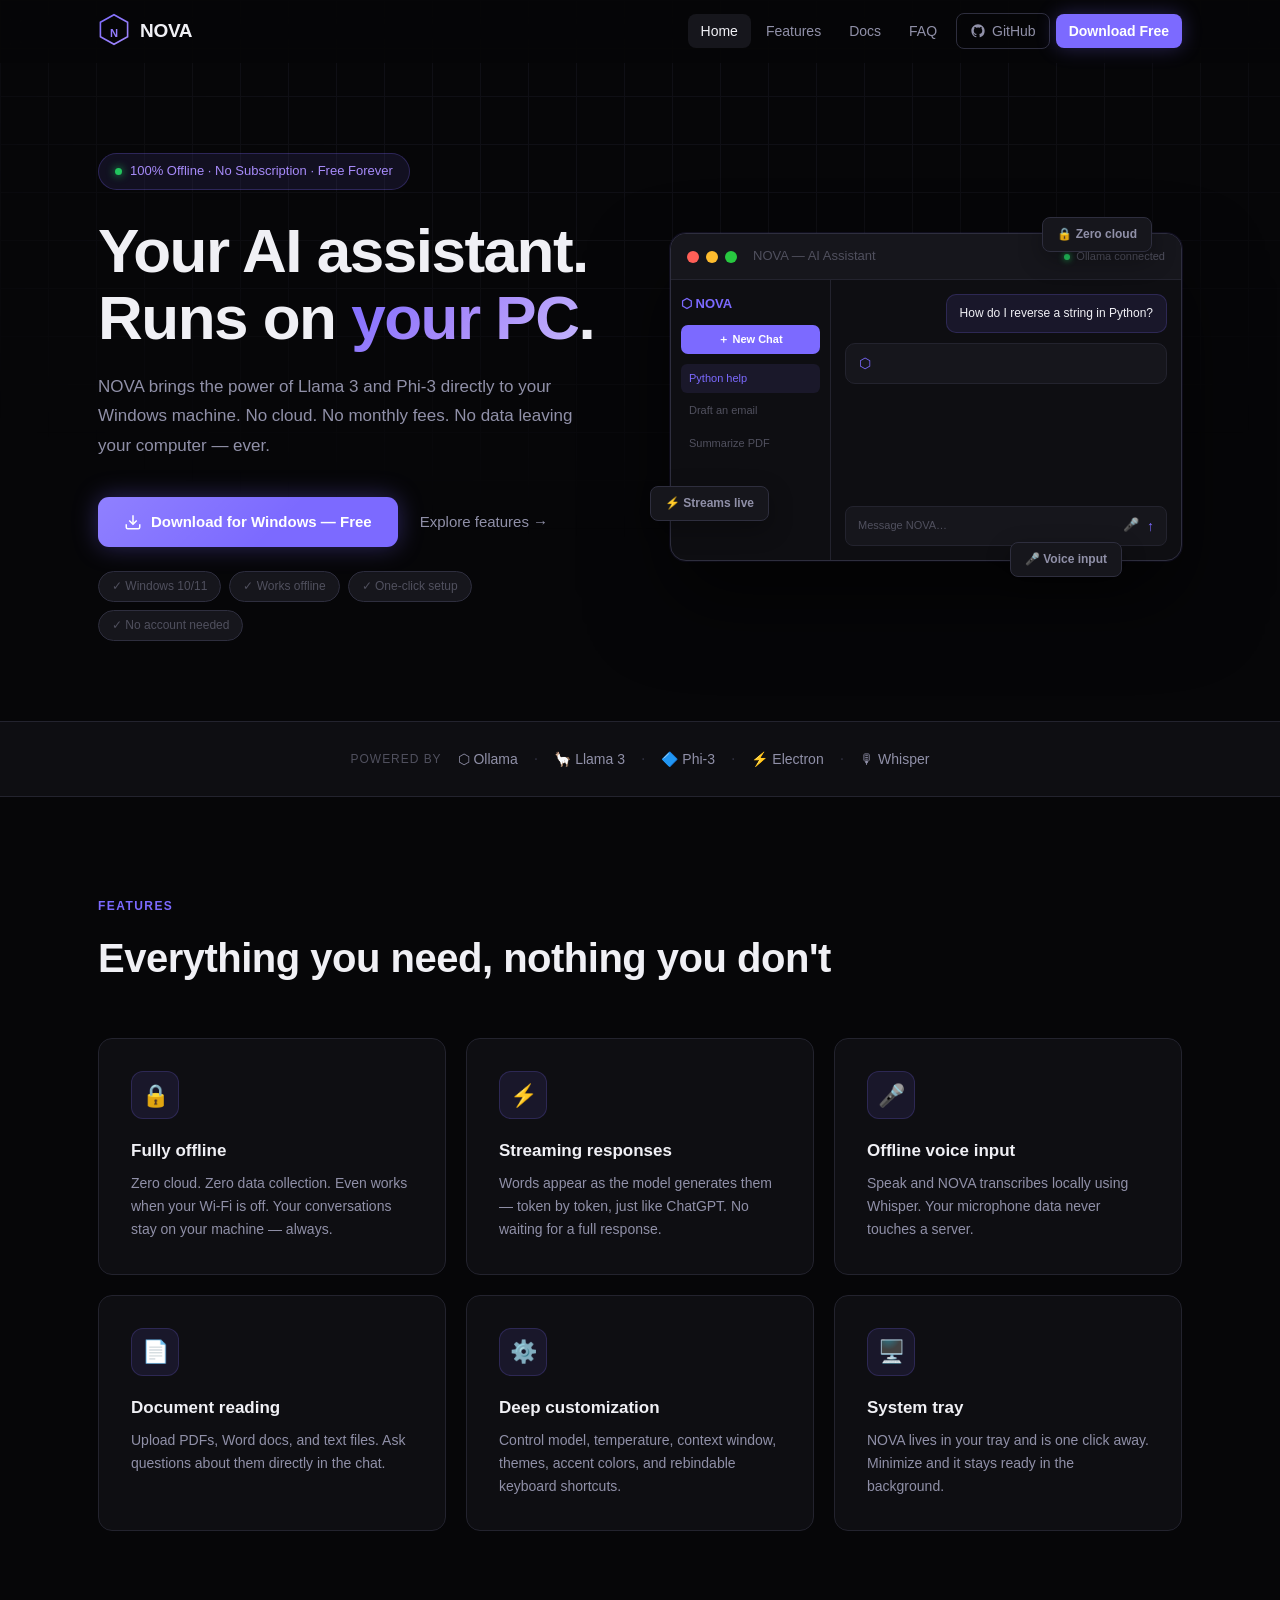
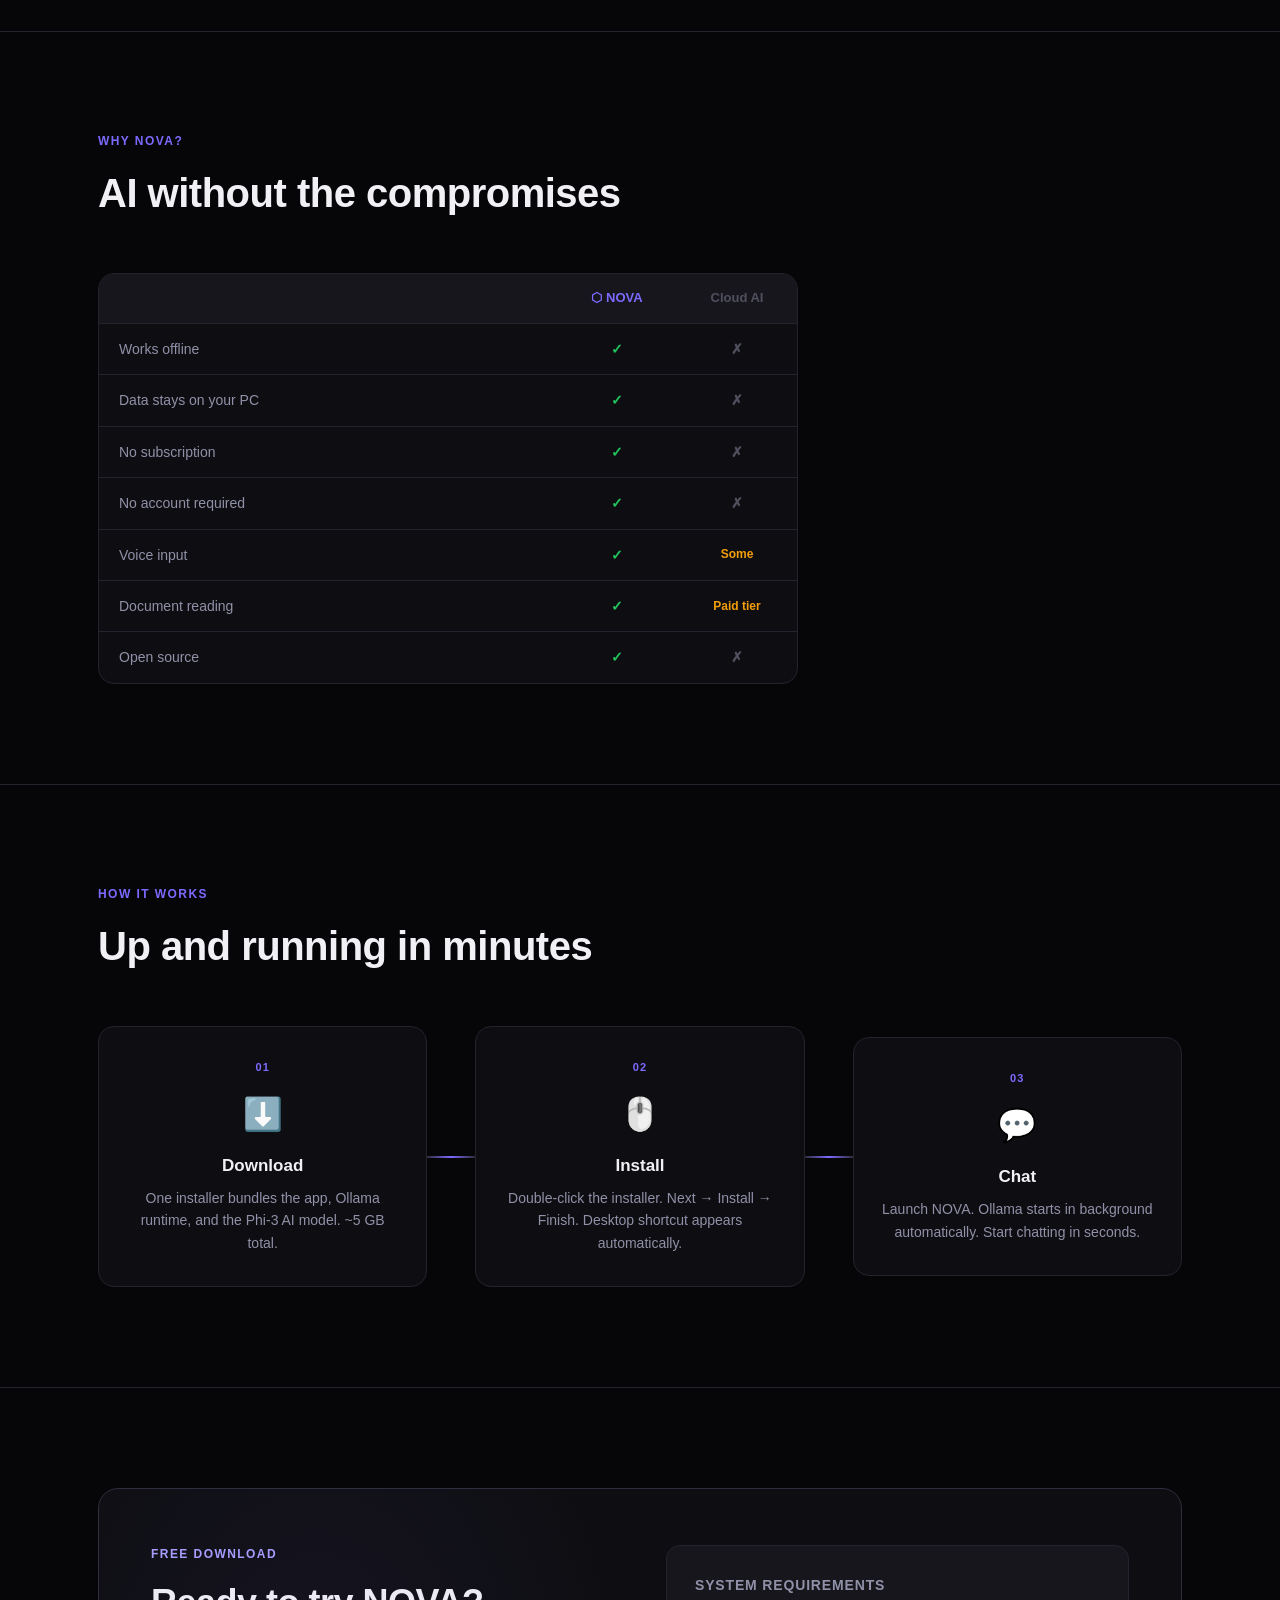
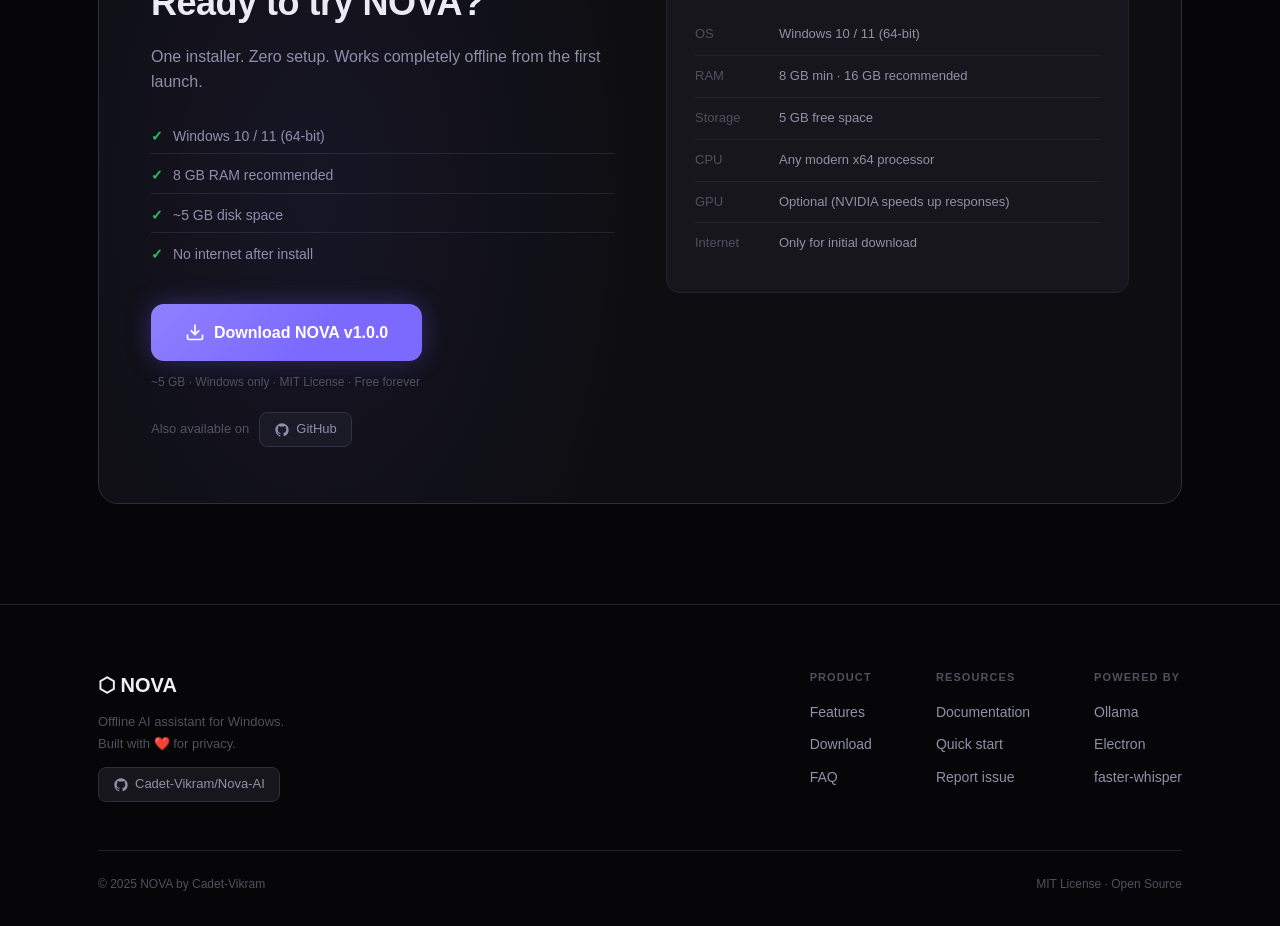
<file: index.html>
<!DOCTYPE html>
<html lang="en">
<head>
  <meta charset="UTF-8"/>
  <meta name="viewport" content="width=device-width, initial-scale=1.0"/>
  <title>NOVA — Offline AI Assistant for Windows</title>
  <meta name="description" content="NOVA is a fully offline AI assistant for Windows. No cloud. No subscriptions. Your data stays on your machine."/>
  <meta property="og:title" content="NOVA — Offline AI Assistant"/>
  <meta property="og:description" content="Powerful AI on your PC. No internet required. Free forever."/>
  <link rel="stylesheet" href="style.css"/>
</head>
<body>

<!-- ── Animated background ── -->
<div class="bg-grid"></div>
<div class="bg-glow"></div>

<!-- ── NAV ── -->
<nav class="nav" id="nav">
  <div class="nav-inner">
    <a href="index.html" class="nav-logo">
      <svg class="hex-logo" viewBox="0 0 40 46" fill="none">
        <path d="M20 2L37 11.5V29.5L20 39L3 29.5V11.5L20 2Z" stroke="url(#grad)" stroke-width="2" fill="none"/>
        <text x="50%" y="56%" dominant-baseline="middle" text-anchor="middle" fill="url(#grad)" font-size="14" font-weight="bold">N</text>
        <defs>
          <linearGradient id="grad" x1="0" y1="0" x2="40" y2="46" gradientUnits="userSpaceOnUse">
            <stop offset="0%" stop-color="#7c6aff"/>
            <stop offset="100%" stop-color="#a78bfa"/>
          </linearGradient>
        </defs>
      </svg>
      <span>NOVA</span>
    </a>
    <div class="nav-links">
      <a href="index.html" class="active">Home</a>
      <a href="features.html">Features</a>
      <a href="docs.html">Docs</a>
      <a href="faq.html">FAQ</a>
      <a href="https://github.com/Cadet-Vikram/Nova-AI" target="_blank" class="nav-github">
        <svg width="16" height="16" viewBox="0 0 24 24" fill="currentColor"><path d="M12 2C6.477 2 2 6.484 2 12.017c0 4.425 2.865 8.18 6.839 9.504.5.092.682-.217.682-.483 0-.237-.008-.868-.013-1.703-2.782.605-3.369-1.343-3.369-1.343-.454-1.158-1.11-1.466-1.11-1.466-.908-.62.069-.608.069-.608 1.003.07 1.531 1.032 1.531 1.032.892 1.53 2.341 1.088 2.91.832.092-.647.35-1.088.636-1.338-2.22-.253-4.555-1.113-4.555-4.951 0-1.093.39-1.988 1.029-2.688-.103-.253-.446-1.272.098-2.65 0 0 .84-.27 2.75 1.026A9.564 9.564 0 0112 6.844c.85.004 1.705.115 2.504.337 1.909-1.296 2.747-1.027 2.747-1.027.546 1.379.202 2.398.1 2.651.64.7 1.028 1.595 1.028 2.688 0 3.848-2.339 4.695-4.566 4.943.359.309.678.92.678 1.855 0 1.338-.012 2.419-.012 2.747 0 .268.18.58.688.482A10.019 10.019 0 0022 12.017C22 6.484 17.522 2 12 2z"/></svg>
        GitHub
      </a>
      <a href="#download" class="nav-cta">Download Free</a>
    </div>
    <button class="nav-hamburger" id="hamburger">&#9776;</button>
  </div>
  <div class="nav-mobile" id="navMobile">
    <a href="index.html">Home</a>
    <a href="features.html">Features</a>
    <a href="docs.html">Docs</a>
    <a href="faq.html">FAQ</a>
    <a href="https://github.com/Cadet-Vikram/Nova-AI" target="_blank">GitHub</a>
    <a href="#download">Download</a>
  </div>
</nav>

<!-- ── HERO ── -->
<section class="hero">
  <div class="hero-content">
    <div class="hero-badge reveal">
      <span class="badge-dot"></span>
      100% Offline · No Subscription · Free Forever
    </div>

    <h1 class="hero-title reveal">
      Your AI assistant.<br/>
      Runs on <span class="gradient-text">your PC</span>.
    </h1>

    <p class="hero-sub reveal">
      NOVA brings the power of Llama 3 and Phi-3 directly to your Windows machine.
      No cloud. No monthly fees. No data leaving your computer — ever.
    </p>

    <div class="hero-actions reveal">
      <a href="https://github.com/Cadet-Vikram/Nova-AI/releases/download/NOVA_v1_0_0/AI.Assistant.Setup.1.0.6.exe" class="btn-primary glow-btn">
        <svg width="18" height="18" viewBox="0 0 24 24" fill="none" stroke="currentColor" stroke-width="2"><path d="M21 15v4a2 2 0 0 1-2 2H5a2 2 0 0 1-2-2v-4"/><polyline points="7 10 12 15 17 10"/><line x1="12" y1="15" x2="12" y2="3"/></svg>
        Download for Windows — Free
      </a>
      <a href="features.html" class="btn-ghost">Explore features →</a>
    </div>

    <div class="hero-pills reveal">
      <span class="pill">✓ Windows 10/11</span>
      <span class="pill">✓ Works offline</span>
      <span class="pill">✓ One-click setup</span>
      <span class="pill">✓ No account needed</span>
    </div>
  </div>

  <!-- Animated app window -->
  <div class="hero-visual reveal-right">
    <div class="app-window">
      <div class="window-bar">
        <div class="window-dots">
          <span class="wd red"></span>
          <span class="wd yellow"></span>
          <span class="wd green"></span>
        </div>
        <span class="window-title">NOVA — AI Assistant</span>
        <div class="window-status">
          <span class="online-dot"></span>
          <span>Ollama connected</span>
        </div>
      </div>
      <div class="window-body">
        <div class="win-sidebar">
          <div class="win-logo">⬡ NOVA</div>
          <button class="win-new-chat">＋ New Chat</button>
          <div class="win-history">
            <div class="win-hist-item active">Python help</div>
            <div class="win-hist-item">Draft an email</div>
            <div class="win-hist-item">Summarize PDF</div>
          </div>
        </div>
        <div class="win-main">
          <div class="win-messages" id="winMessages">
            <div class="win-msg user" id="m1">How do I reverse a string in Python?</div>
            <div class="win-msg ai" id="m2">
              <span class="win-ai-icon">⬡</span>
              <div class="win-msg-text" id="streamText"></div>
            </div>
          </div>
          <div class="win-input-bar">
            <span class="win-input-placeholder">Message NOVA…</span>
            <div class="win-input-actions">
              <span class="win-mic">🎤</span>
              <span class="win-send">↑</span>
            </div>
          </div>
        </div>
      </div>
    </div>
    <!-- Floating badges -->
    <div class="float-badge badge-1">🔒 Zero cloud</div>
    <div class="float-badge badge-2">⚡ Streams live</div>
    <div class="float-badge badge-3">🎤 Voice input</div>
  </div>
</section>

<!-- ── LOGOS / TRUST ── -->
<div class="trust-bar reveal">
  <span class="trust-label">Powered by</span>
  <span class="trust-item">⬡ Ollama</span>
  <span class="trust-sep">·</span>
  <span class="trust-item">🦙 Llama 3</span>
  <span class="trust-sep">·</span>
  <span class="trust-item">🔷 Phi-3</span>
  <span class="trust-sep">·</span>
  <span class="trust-item">⚡ Electron</span>
  <span class="trust-sep">·</span>
  <span class="trust-item">🎙 Whisper</span>
</div>

<!-- ── FEATURES ── -->
<section class="features-section">
  <div class="container">
    <div class="section-header reveal">
      <div class="section-label">Features</div>
      <h2>Everything you need, nothing you don't</h2>
    </div>

    <div class="features-grid">
      <div class="feat-card reveal" style="--delay:0ms">
        <div class="feat-icon-wrap"><span class="feat-icon">🔒</span></div>
        <h3>Fully offline</h3>
        <p>Zero cloud. Zero data collection. Even works when your Wi-Fi is off. Your conversations stay on your machine — always.</p>
      </div>
      <div class="feat-card reveal" style="--delay:80ms">
        <div class="feat-icon-wrap"><span class="feat-icon">⚡</span></div>
        <h3>Streaming responses</h3>
        <p>Words appear as the model generates them — token by token, just like ChatGPT. No waiting for a full response.</p>
      </div>
      <div class="feat-card reveal" style="--delay:160ms">
        <div class="feat-icon-wrap"><span class="feat-icon">🎤</span></div>
        <h3>Offline voice input</h3>
        <p>Speak and NOVA transcribes locally using Whisper. Your microphone data never touches a server.</p>
      </div>
      <div class="feat-card reveal" style="--delay:240ms">
        <div class="feat-icon-wrap"><span class="feat-icon">📄</span></div>
        <h3>Document reading</h3>
        <p>Upload PDFs, Word docs, and text files. Ask questions about them directly in the chat.</p>
      </div>
      <div class="feat-card reveal" style="--delay:320ms">
        <div class="feat-icon-wrap"><span class="feat-icon">⚙️</span></div>
        <h3>Deep customization</h3>
        <p>Control model, temperature, context window, themes, accent colors, and rebindable keyboard shortcuts.</p>
      </div>
      <div class="feat-card reveal" style="--delay:400ms">
        <div class="feat-icon-wrap"><span class="feat-icon">🖥️</span></div>
        <h3>System tray</h3>
        <p>NOVA lives in your tray and is one click away. Minimize and it stays ready in the background.</p>
      </div>
    </div>
  </div>
</section>

<!-- ── COMPARISON ── -->
<section class="compare-section">
  <div class="container">
    <div class="section-header reveal">
      <div class="section-label">Why NOVA?</div>
      <h2>AI without the compromises</h2>
    </div>
    <div class="compare-table reveal">
      <div class="compare-header">
        <div></div>
        <div class="compare-col nova">⬡ NOVA</div>
        <div class="compare-col other">Cloud AI</div>
      </div>
      <div class="compare-row">
        <div class="compare-feature">Works offline</div>
        <div class="compare-val yes">✓</div>
        <div class="compare-val no">✗</div>
      </div>
      <div class="compare-row">
        <div class="compare-feature">Data stays on your PC</div>
        <div class="compare-val yes">✓</div>
        <div class="compare-val no">✗</div>
      </div>
      <div class="compare-row">
        <div class="compare-feature">No subscription</div>
        <div class="compare-val yes">✓</div>
        <div class="compare-val no">✗</div>
      </div>
      <div class="compare-row">
        <div class="compare-feature">No account required</div>
        <div class="compare-val yes">✓</div>
        <div class="compare-val no">✗</div>
      </div>
      <div class="compare-row">
        <div class="compare-feature">Voice input</div>
        <div class="compare-val yes">✓</div>
        <div class="compare-val meh">Some</div>
      </div>
      <div class="compare-row">
        <div class="compare-feature">Document reading</div>
        <div class="compare-val yes">✓</div>
        <div class="compare-val meh">Paid tier</div>
      </div>
      <div class="compare-row">
        <div class="compare-feature">Open source</div>
        <div class="compare-val yes">✓</div>
        <div class="compare-val no">✗</div>
      </div>
    </div>
  </div>
</section>

<!-- ── HOW IT WORKS ── -->
<section class="how-section">
  <div class="container">
    <div class="section-header reveal">
      <div class="section-label">How it works</div>
      <h2>Up and running in minutes</h2>
    </div>
    <div class="steps-row">
      <div class="step-card reveal" style="--delay:0ms">
        <div class="step-num">01</div>
        <div class="step-icon">⬇️</div>
        <h3>Download</h3>
        <p>One installer bundles the app, Ollama runtime, and the Phi-3 AI model. ~5 GB total.</p>
      </div>
      <div class="step-connector reveal"></div>
      <div class="step-card reveal" style="--delay:100ms">
        <div class="step-num">02</div>
        <div class="step-icon">🖱️</div>
        <h3>Install</h3>
        <p>Double-click the installer. Next → Install → Finish. Desktop shortcut appears automatically.</p>
      </div>
      <div class="step-connector reveal"></div>
      <div class="step-card reveal" style="--delay:200ms">
        <div class="step-num">03</div>
        <div class="step-icon">💬</div>
        <h3>Chat</h3>
        <p>Launch NOVA. Ollama starts in background automatically. Start chatting in seconds.</p>
      </div>
    </div>
  </div>
</section>

<!-- ── DOWNLOAD ── -->
<section class="download-section" id="download">
  <div class="container">
    <div class="download-card reveal">
      <div class="download-glow"></div>
      <div class="download-left">
        <div class="section-label" style="color:#a89fff">Free download</div>
        <h2>Ready to try NOVA?</h2>
        <p>One installer. Zero setup. Works completely offline from the first launch.</p>
        <ul class="dl-checklist">
          <li><span class="check">✓</span> Windows 10 / 11 (64-bit)</li>
          <li><span class="check">✓</span> 8 GB RAM recommended</li>
          <li><span class="check">✓</span> ~5 GB disk space</li>
          <li><span class="check">✓</span> No internet after install</li>
        </ul>
        <a href="https://github.com/Cadet-Vikram/Nova-AI/releases/download/NOVA_v1_0_0/AI.Assistant.Setup.1.0.6.exe"
           class="btn-primary glow-btn large">
          <svg width="20" height="20" viewBox="0 0 24 24" fill="none" stroke="currentColor" stroke-width="2"><path d="M21 15v4a2 2 0 0 1-2 2H5a2 2 0 0 1-2-2v-4"/><polyline points="7 10 12 15 17 10"/><line x1="12" y1="15" x2="12" y2="3"/></svg>
          Download NOVA v1.0.0
        </a>
        <div class="dl-meta">~5 GB · Windows only · MIT License · Free forever</div>

        <div class="dl-alt">
          <span>Also available on</span>
          <a href="https://github.com/Cadet-Vikram/Nova-AI" target="_blank" class="gh-link">
            <svg width="16" height="16" viewBox="0 0 24 24" fill="currentColor"><path d="M12 2C6.477 2 2 6.484 2 12.017c0 4.425 2.865 8.18 6.839 9.504.5.092.682-.217.682-.483 0-.237-.008-.868-.013-1.703-2.782.605-3.369-1.343-3.369-1.343-.454-1.158-1.11-1.466-1.11-1.466-.908-.62.069-.608.069-.608 1.003.07 1.531 1.032 1.531 1.032.892 1.53 2.341 1.088 2.91.832.092-.647.35-1.088.636-1.338-2.22-.253-4.555-1.113-4.555-4.951 0-1.093.39-1.988 1.029-2.688-.103-.253-.446-1.272.098-2.65 0 0 .84-.27 2.75 1.026A9.564 9.564 0 0112 6.844c.85.004 1.705.115 2.504.337 1.909-1.296 2.747-1.027 2.747-1.027.546 1.379.202 2.398.1 2.651.64.7 1.028 1.595 1.028 2.688 0 3.848-2.339 4.695-4.566 4.943.359.309.678.92.678 1.855 0 1.338-.012 2.419-.012 2.747 0 .268.18.58.688.482A10.019 10.019 0 0022 12.017C22 6.484 17.522 2 12 2z"/></svg>
            GitHub
          </a>
        </div>
      </div>
      <div class="download-right">
        <div class="sys-req">
          <h4>System requirements</h4>
          <div class="req-row"><span class="req-label">OS</span><span>Windows 10 / 11 (64-bit)</span></div>
          <div class="req-row"><span class="req-label">RAM</span><span>8 GB min · 16 GB recommended</span></div>
          <div class="req-row"><span class="req-label">Storage</span><span>5 GB free space</span></div>
          <div class="req-row"><span class="req-label">CPU</span><span>Any modern x64 processor</span></div>
          <div class="req-row"><span class="req-label">GPU</span><span>Optional (NVIDIA speeds up responses)</span></div>
          <div class="req-row"><span class="req-label">Internet</span><span>Only for initial download</span></div>
        </div>
      </div>
    </div>
  </div>
</section>

<!-- ── FOOTER ── -->
<footer class="footer">
  <div class="container">
    <div class="footer-inner">
      <div class="footer-brand">
        <div class="footer-logo">⬡ <span>NOVA</span></div>
        <p>Offline AI assistant for Windows.<br/>Built with ❤️ for privacy.</p>
        <a href="https://github.com/Cadet-Vikram/Nova-AI" target="_blank" class="gh-link footer-gh">
          <svg width="16" height="16" viewBox="0 0 24 24" fill="currentColor"><path d="M12 2C6.477 2 2 6.484 2 12.017c0 4.425 2.865 8.18 6.839 9.504.5.092.682-.217.682-.483 0-.237-.008-.868-.013-1.703-2.782.605-3.369-1.343-3.369-1.343-.454-1.158-1.11-1.466-1.11-1.466-.908-.62.069-.608.069-.608 1.003.07 1.531 1.032 1.531 1.032.892 1.53 2.341 1.088 2.91.832.092-.647.35-1.088.636-1.338-2.22-.253-4.555-1.113-4.555-4.951 0-1.093.39-1.988 1.029-2.688-.103-.253-.446-1.272.098-2.65 0 0 .84-.27 2.75 1.026A9.564 9.564 0 0112 6.844c.85.004 1.705.115 2.504.337 1.909-1.296 2.747-1.027 2.747-1.027.546 1.379.202 2.398.1 2.651.64.7 1.028 1.595 1.028 2.688 0 3.848-2.339 4.695-4.566 4.943.359.309.678.92.678 1.855 0 1.338-.012 2.419-.012 2.747 0 .268.18.58.688.482A10.019 10.019 0 0022 12.017C22 6.484 17.522 2 12 2z"/></svg>
          Cadet-Vikram/Nova-AI
        </a>
      </div>
      <div class="footer-links">
        <div><h5>Product</h5><a href="features.html">Features</a><a href="#download">Download</a><a href="faq.html">FAQ</a></div>
        <div><h5>Resources</h5><a href="docs.html">Documentation</a><a href="docs.html#quickstart">Quick start</a><a href="https://github.com/Cadet-Vikram/Nova-AI/issues" target="_blank">Report issue</a></div>
        <div><h5>Powered by</h5><a href="https://ollama.com" target="_blank">Ollama</a><a href="https://www.electronjs.org" target="_blank">Electron</a><a href="https://github.com/SYSTRAN/faster-whisper" target="_blank">faster-whisper</a></div>
      </div>
    </div>
    <div class="footer-bottom">
      <span>© 2025 NOVA by <a href="https://github.com/Cadet-Vikram" target="_blank">Cadet-Vikram</a></span>
      <span>MIT License · Open Source</span>
    </div>
  </div>
</footer>

<script>
// ── Scroll reveal ──────────────────────────────────────────────────────────
const revealEls = document.querySelectorAll('.reveal, .reveal-right');
const observer = new IntersectionObserver((entries) => {
  entries.forEach(e => { if (e.isIntersecting) { e.target.classList.add('visible'); } });
}, { threshold: 0.12 });
revealEls.forEach(el => observer.observe(el));

// ── Sticky nav shadow ──────────────────────────────────────────────────────
window.addEventListener('scroll', () => {
  document.getElementById('nav').classList.toggle('scrolled', window.scrollY > 20);
});

// ── Mobile nav ────────────────────────────────────────────────────────────
document.getElementById('hamburger').addEventListener('click', () => {
  document.getElementById('navMobile').classList.toggle('open');
});

// ── Animated streaming text in hero window ────────────────────────────────
const streamContent = "The simplest way is slicing:\n\ntext[::-1]\n\nThis returns a new string with characters in reverse order. It's Pythonic and works for any sequence.";
let charIndex = 0;
const streamEl = document.getElementById('streamText');

function typeChar() {
  if (charIndex < streamContent.length) {
    const ch = streamContent[charIndex];
    if (ch === '\n') {
      streamEl.innerHTML += '<br/>';
    } else if (streamContent.slice(charIndex, charIndex + 3) === '[::'|| streamContent.slice(charIndex).startsWith('text[:')) {
      streamEl.innerHTML += ch;
    } else {
      streamEl.innerHTML += ch;
    }
    charIndex++;
    // Vary typing speed for realism
    const delay = ch === '\n' ? 120 : Math.random() * 30 + 15;
    setTimeout(typeChar, delay);
  } else {
    // Restart after pause
    setTimeout(() => {
      charIndex = 0;
      streamEl.innerHTML = '';
      setTimeout(typeChar, 800);
    }, 4000);
  }
}

// Start after a delay so user sees the window first
setTimeout(typeChar, 1800);

// ── Parallax glow on mouse move ───────────────────────────────────────────
document.addEventListener('mousemove', (e) => {
  const glow = document.querySelector('.bg-glow');
  const x = (e.clientX / window.innerWidth)  * 100;
  const y = (e.clientY / window.innerHeight) * 100;
  glow.style.background = `radial-gradient(600px circle at ${x}% ${y}%, rgba(124,106,255,0.07), transparent 70%)`;
});
</script>
</body>
</html>
</file>
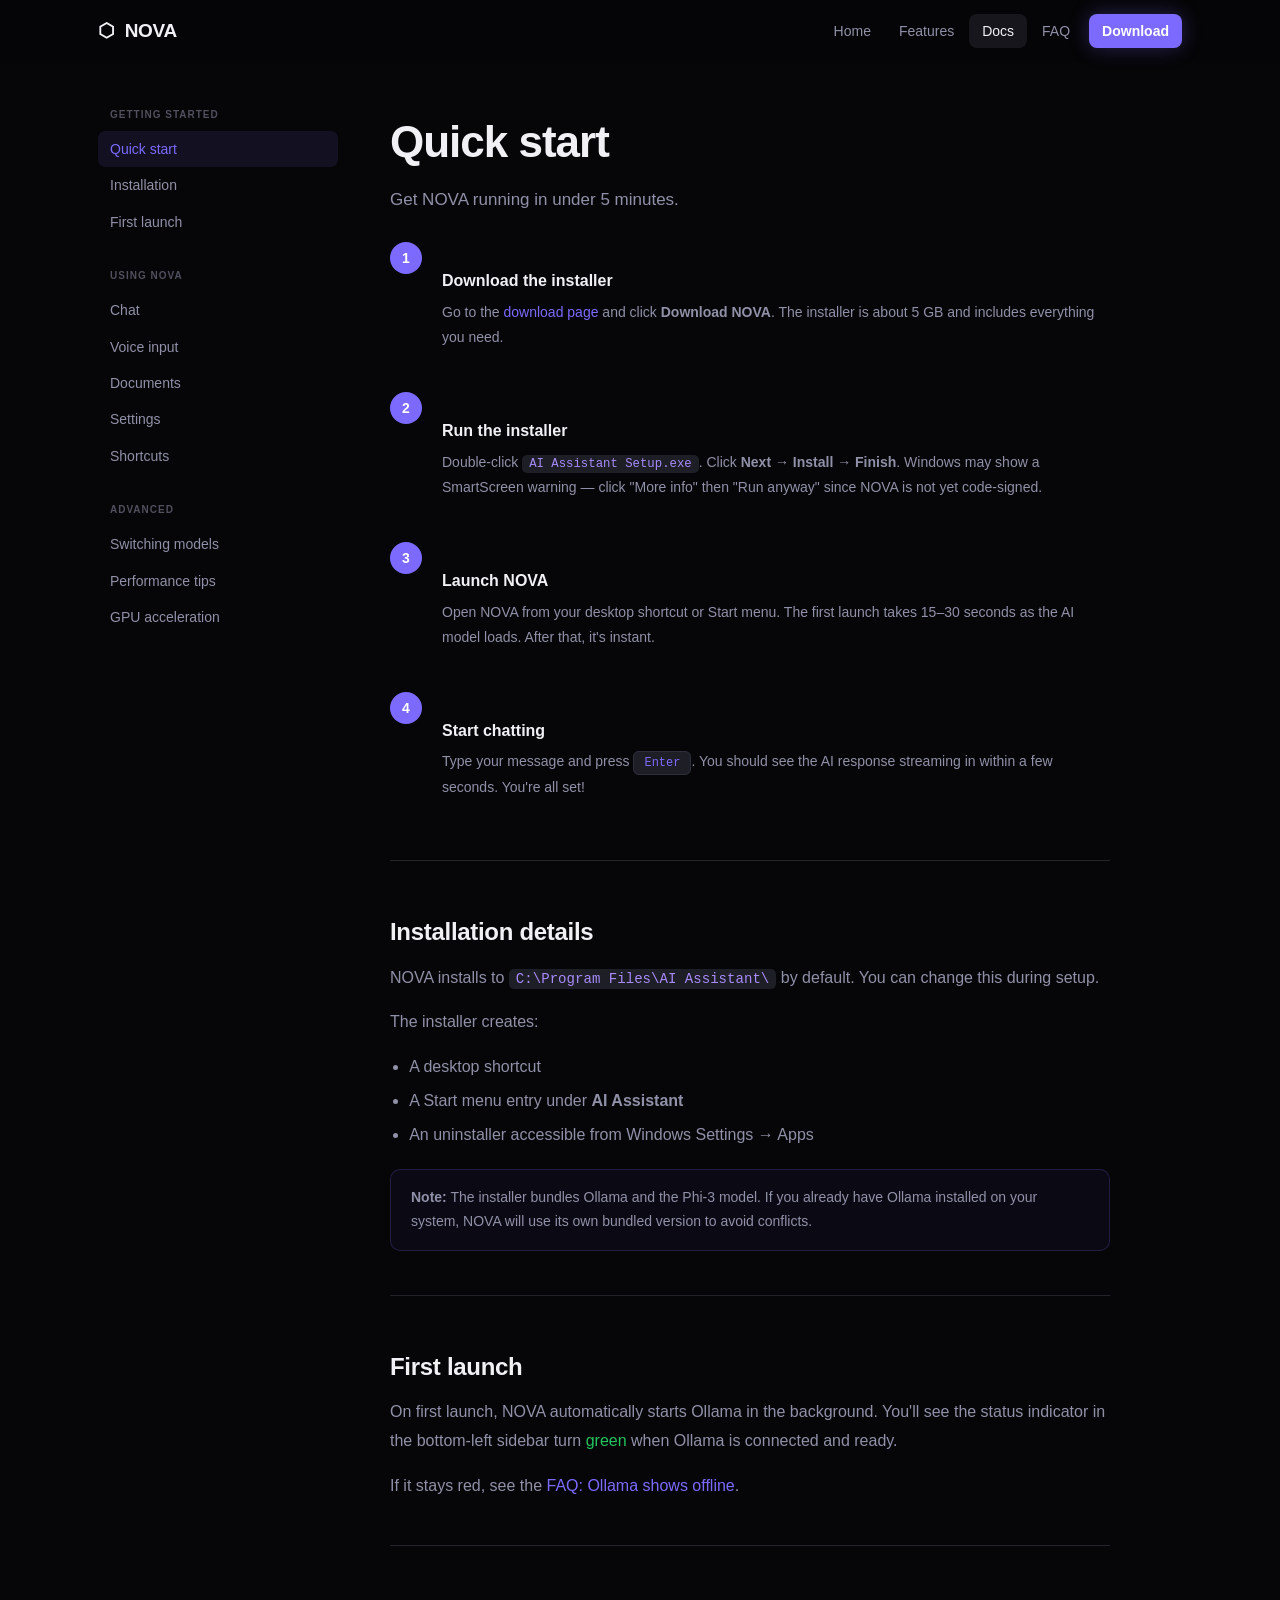
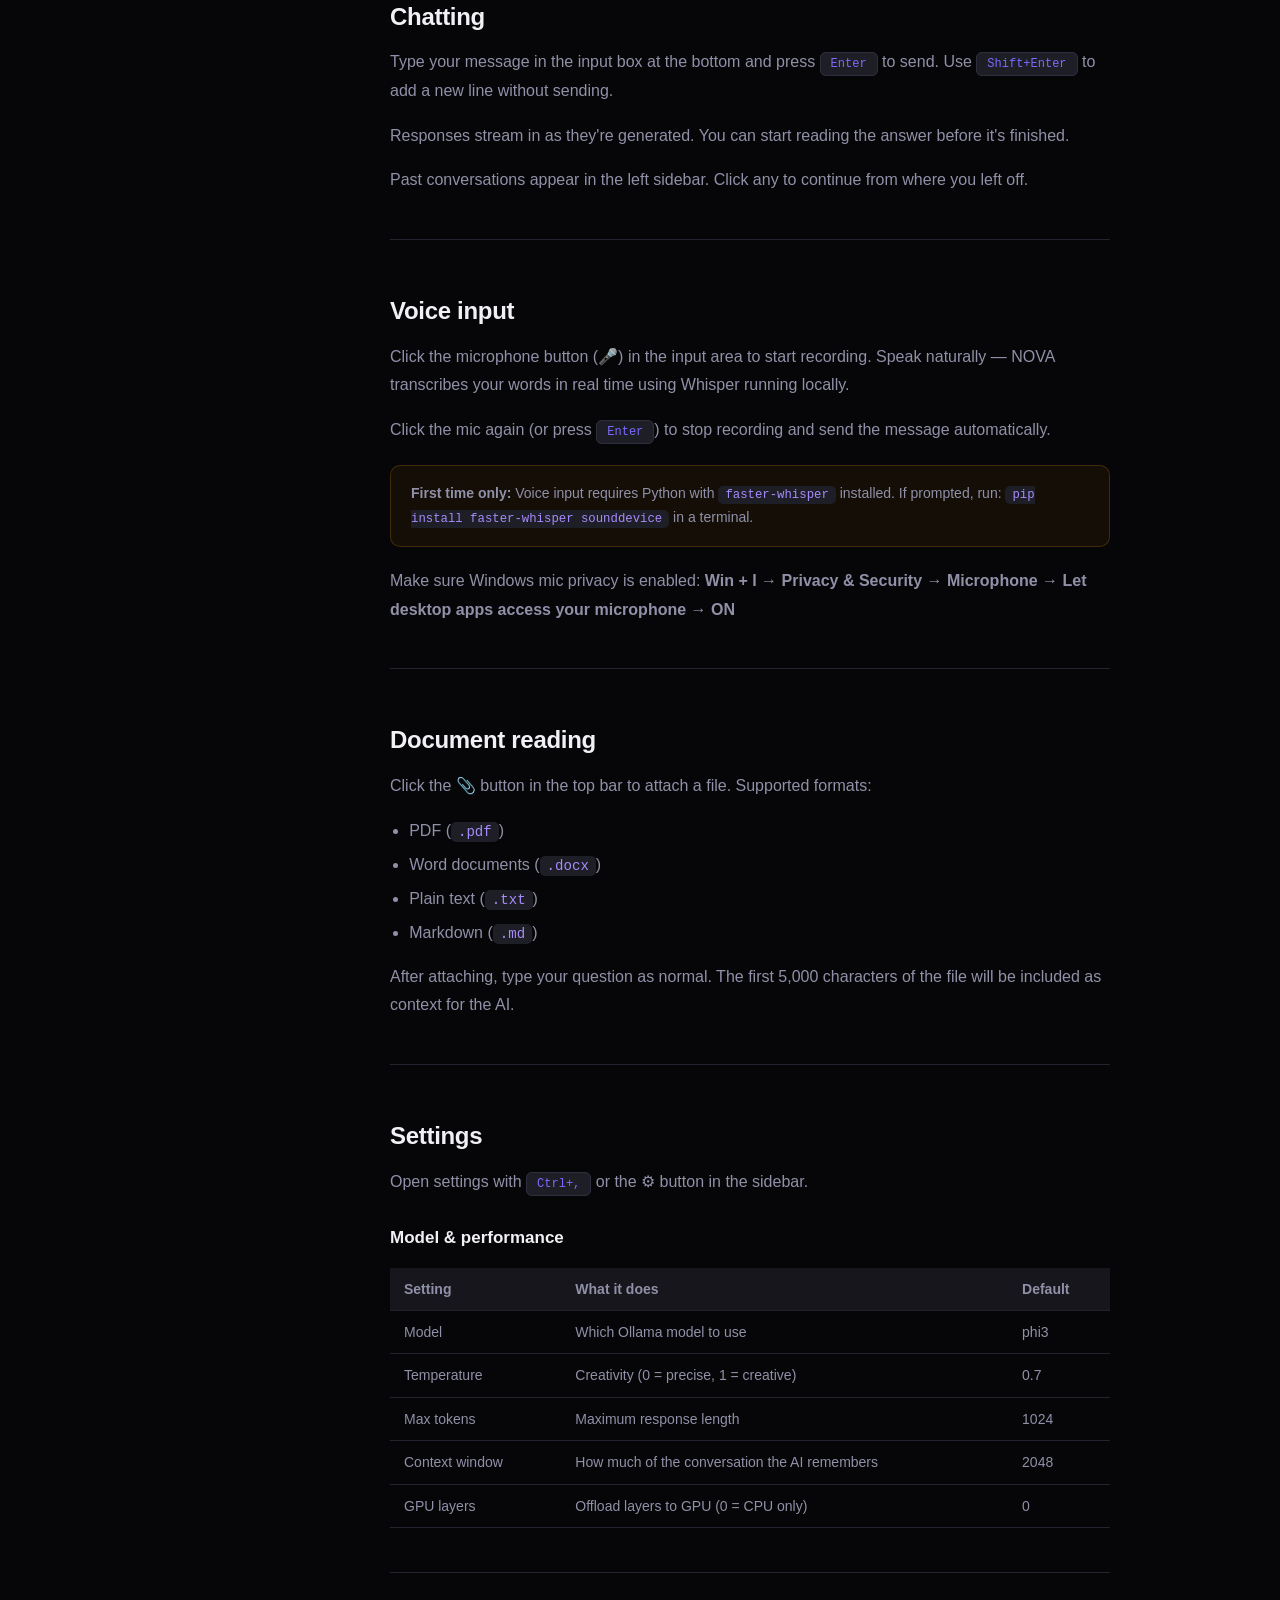
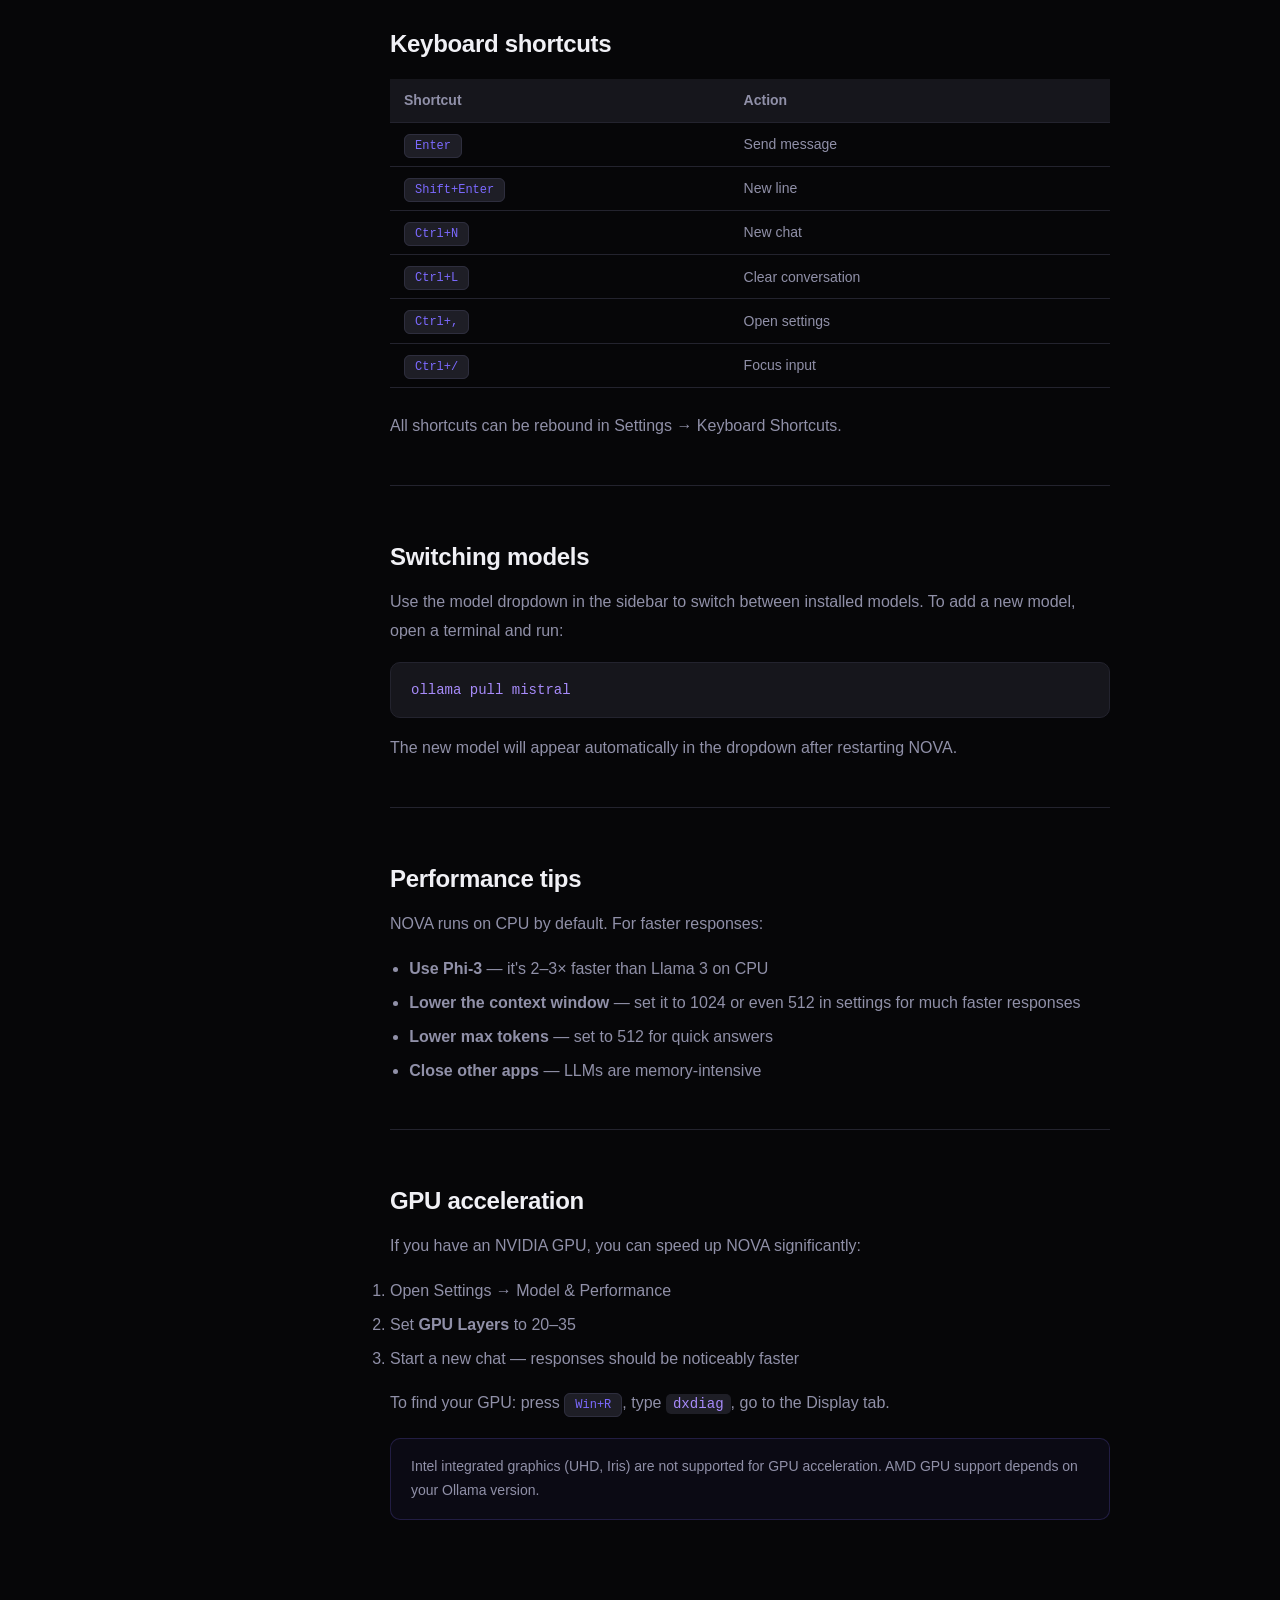
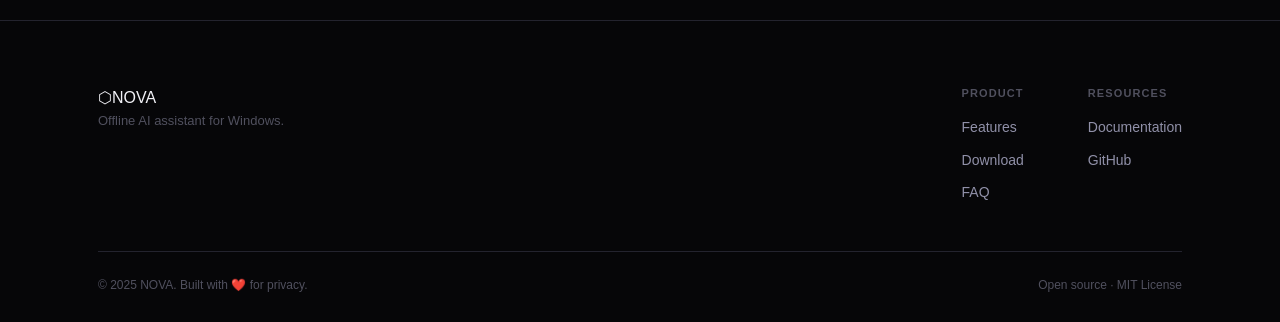
<file: docs.html>
<!DOCTYPE html>
<html lang="en">
<head>
  <meta charset="UTF-8"/>
  <meta name="viewport" content="width=device-width, initial-scale=1.0"/>
  <title>Documentation — NOVA AI Assistant</title>
  <link rel="stylesheet" href="style.css"/>
  <link rel="icon" href="assets/icon.ico"/>
</head>
<body>

  <nav class="nav">
    <div class="nav-inner">
      <a href="index.html" class="nav-logo"><span class="logo-hex">⬡</span><span>NOVA</span></a>
      <div class="nav-links">
        <a href="index.html">Home</a>
        <a href="features.html">Features</a>
        <a href="docs.html" class="active">Docs</a>
        <a href="faq.html">FAQ</a>
        <a href="index.html#download" class="nav-cta">Download</a>
      </div>
      <button class="nav-hamburger" id="hamburger">&#9776;</button>
    </div>
    <div class="nav-mobile" id="navMobile">
      <a href="index.html">Home</a>
      <a href="features.html">Features</a>
      <a href="docs.html">Docs</a>
      <a href="faq.html">FAQ</a>
      <a href="index.html#download">Download</a>
    </div>
  </nav>

  <div class="docs-layout">
    <aside class="docs-sidebar">
      <div class="docs-nav">
        <div class="docs-nav-group">
          <div class="docs-nav-label">Getting started</div>
          <a href="#quickstart" class="docs-nav-link active">Quick start</a>
          <a href="#install" class="docs-nav-link">Installation</a>
          <a href="#first-launch" class="docs-nav-link">First launch</a>
        </div>
        <div class="docs-nav-group">
          <div class="docs-nav-label">Using NOVA</div>
          <a href="#chat" class="docs-nav-link">Chat</a>
          <a href="#voice" class="docs-nav-link">Voice input</a>
          <a href="#documents" class="docs-nav-link">Documents</a>
          <a href="#settings" class="docs-nav-link">Settings</a>
          <a href="#shortcuts" class="docs-nav-link">Shortcuts</a>
        </div>
        <div class="docs-nav-group">
          <div class="docs-nav-label">Advanced</div>
          <a href="#models" class="docs-nav-link">Switching models</a>
          <a href="#performance" class="docs-nav-link">Performance tips</a>
          <a href="#gpu" class="docs-nav-link">GPU acceleration</a>
        </div>
      </div>
    </aside>

    <main class="docs-main">

      <h1 id="quickstart">Quick start</h1>
      <p class="docs-lead">Get NOVA running in under 5 minutes.</p>

      <div class="steps-doc">
        <div class="step-doc">
          <div class="step-doc-num">1</div>
          <div class="step-doc-body">
            <h3>Download the installer</h3>
            <p>Go to the <a href="index.html#download">download page</a> and click <strong>Download NOVA</strong>. The installer is about 5 GB and includes everything you need.</p>
          </div>
        </div>
        <div class="step-doc">
          <div class="step-doc-num">2</div>
          <div class="step-doc-body">
            <h3>Run the installer</h3>
            <p>Double-click <code>AI Assistant Setup.exe</code>. Click <strong>Next → Install → Finish</strong>. Windows may show a SmartScreen warning — click "More info" then "Run anyway" since NOVA is not yet code-signed.</p>
          </div>
        </div>
        <div class="step-doc">
          <div class="step-doc-num">3</div>
          <div class="step-doc-body">
            <h3>Launch NOVA</h3>
            <p>Open NOVA from your desktop shortcut or Start menu. The first launch takes 15–30 seconds as the AI model loads. After that, it's instant.</p>
          </div>
        </div>
        <div class="step-doc">
          <div class="step-doc-num">4</div>
          <div class="step-doc-body">
            <h3>Start chatting</h3>
            <p>Type your message and press <kbd>Enter</kbd>. You should see the AI response streaming in within a few seconds. You're all set!</p>
          </div>
        </div>
      </div>

      <hr class="docs-divider"/>

      <h2 id="install">Installation details</h2>
      <p>NOVA installs to <code>C:\Program Files\AI Assistant\</code> by default. You can change this during setup.</p>
      <p>The installer creates:</p>
      <ul>
        <li>A desktop shortcut</li>
        <li>A Start menu entry under <strong>AI Assistant</strong></li>
        <li>An uninstaller accessible from Windows Settings → Apps</li>
      </ul>

      <div class="callout callout-info">
        <strong>Note:</strong> The installer bundles Ollama and the Phi-3 model. If you already have Ollama installed on your system, NOVA will use its own bundled version to avoid conflicts.
      </div>

      <hr class="docs-divider"/>

      <h2 id="first-launch">First launch</h2>
      <p>On first launch, NOVA automatically starts Ollama in the background. You'll see the status indicator in the bottom-left sidebar turn <span style="color:#22c55e">green</span> when Ollama is connected and ready.</p>
      <p>If it stays red, see the <a href="faq.html#ollama-offline">FAQ: Ollama shows offline</a>.</p>

      <hr class="docs-divider"/>

      <h2 id="chat">Chatting</h2>
      <p>Type your message in the input box at the bottom and press <kbd>Enter</kbd> to send. Use <kbd>Shift+Enter</kbd> to add a new line without sending.</p>
      <p>Responses stream in as they're generated. You can start reading the answer before it's finished.</p>
      <p>Past conversations appear in the left sidebar. Click any to continue from where you left off.</p>

      <hr class="docs-divider"/>

      <h2 id="voice">Voice input</h2>
      <p>Click the microphone button (🎤) in the input area to start recording. Speak naturally — NOVA transcribes your words in real time using Whisper running locally.</p>
      <p>Click the mic again (or press <kbd>Enter</kbd>) to stop recording and send the message automatically.</p>

      <div class="callout callout-warning">
        <strong>First time only:</strong> Voice input requires Python with <code>faster-whisper</code> installed. If prompted, run: <code>pip install faster-whisper sounddevice</code> in a terminal.
      </div>

      <p>Make sure Windows mic privacy is enabled: <strong>Win + I → Privacy & Security → Microphone → Let desktop apps access your microphone → ON</strong></p>

      <hr class="docs-divider"/>

      <h2 id="documents">Document reading</h2>
      <p>Click the 📎 button in the top bar to attach a file. Supported formats:</p>
      <ul>
        <li>PDF (<code>.pdf</code>)</li>
        <li>Word documents (<code>.docx</code>)</li>
        <li>Plain text (<code>.txt</code>)</li>
        <li>Markdown (<code>.md</code>)</li>
      </ul>
      <p>After attaching, type your question as normal. The first 5,000 characters of the file will be included as context for the AI.</p>

      <hr class="docs-divider"/>

      <h2 id="settings">Settings</h2>
      <p>Open settings with <kbd>Ctrl+,</kbd> or the ⚙ button in the sidebar.</p>

      <h3>Model & performance</h3>
      <table class="docs-table">
        <tr><th>Setting</th><th>What it does</th><th>Default</th></tr>
        <tr><td>Model</td><td>Which Ollama model to use</td><td>phi3</td></tr>
        <tr><td>Temperature</td><td>Creativity (0 = precise, 1 = creative)</td><td>0.7</td></tr>
        <tr><td>Max tokens</td><td>Maximum response length</td><td>1024</td></tr>
        <tr><td>Context window</td><td>How much of the conversation the AI remembers</td><td>2048</td></tr>
        <tr><td>GPU layers</td><td>Offload layers to GPU (0 = CPU only)</td><td>0</td></tr>
      </table>

      <hr class="docs-divider"/>

      <h2 id="shortcuts">Keyboard shortcuts</h2>
      <table class="docs-table">
        <tr><th>Shortcut</th><th>Action</th></tr>
        <tr><td><kbd>Enter</kbd></td><td>Send message</td></tr>
        <tr><td><kbd>Shift+Enter</kbd></td><td>New line</td></tr>
        <tr><td><kbd>Ctrl+N</kbd></td><td>New chat</td></tr>
        <tr><td><kbd>Ctrl+L</kbd></td><td>Clear conversation</td></tr>
        <tr><td><kbd>Ctrl+,</kbd></td><td>Open settings</td></tr>
        <tr><td><kbd>Ctrl+/</kbd></td><td>Focus input</td></tr>
      </table>
      <p>All shortcuts can be rebound in Settings → Keyboard Shortcuts.</p>

      <hr class="docs-divider"/>

      <h2 id="models">Switching models</h2>
      <p>Use the model dropdown in the sidebar to switch between installed models. To add a new model, open a terminal and run:</p>
      <div class="code-block">ollama pull mistral</div>
      <p>The new model will appear automatically in the dropdown after restarting NOVA.</p>

      <hr class="docs-divider"/>

      <h2 id="performance">Performance tips</h2>
      <p>NOVA runs on CPU by default. For faster responses:</p>
      <ul>
        <li><strong>Use Phi-3</strong> — it's 2–3× faster than Llama 3 on CPU</li>
        <li><strong>Lower the context window</strong> — set it to 1024 or even 512 in settings for much faster responses</li>
        <li><strong>Lower max tokens</strong> — set to 512 for quick answers</li>
        <li><strong>Close other apps</strong> — LLMs are memory-intensive</li>
      </ul>

      <hr class="docs-divider"/>

      <h2 id="gpu">GPU acceleration</h2>
      <p>If you have an NVIDIA GPU, you can speed up NOVA significantly:</p>
      <ol>
        <li>Open Settings → Model & Performance</li>
        <li>Set <strong>GPU Layers</strong> to 20–35</li>
        <li>Start a new chat — responses should be noticeably faster</li>
      </ol>
      <p>To find your GPU: press <kbd>Win+R</kbd>, type <code>dxdiag</code>, go to the Display tab.</p>
      <div class="callout callout-info">
        Intel integrated graphics (UHD, Iris) are not supported for GPU acceleration. AMD GPU support depends on your Ollama version.
      </div>

    </main>
  </div>

  <footer class="footer">
    <div class="container">
      <div class="footer-inner">
        <div class="footer-brand"><span class="logo-hex">⬡</span><span class="footer-name">NOVA</span><p>Offline AI assistant for Windows.</p></div>
        <div class="footer-links">
          <div><h5>Product</h5><a href="features.html">Features</a><a href="index.html#download">Download</a><a href="faq.html">FAQ</a></div>
          <div><h5>Resources</h5><a href="docs.html">Documentation</a><a href="https://github.com/Cadet-Vikram/Nova-AI">GitHub</a></div>
        </div>
      </div>
      <div class="footer-bottom"><span>© 2025 NOVA. Built with ❤️ for privacy.</span><span>Open source · MIT License</span></div>
    </div>
  </footer>

  <script>
    document.getElementById('hamburger').addEventListener('click', () => {
      document.getElementById('navMobile').classList.toggle('open');
    });
    document.querySelectorAll('.docs-nav-link').forEach(link => {
      link.addEventListener('click', function() {
        document.querySelectorAll('.docs-nav-link').forEach(l => l.classList.remove('active'));
        this.classList.add('active');
      });
    });
  </script>
</body>
</html>
</file>
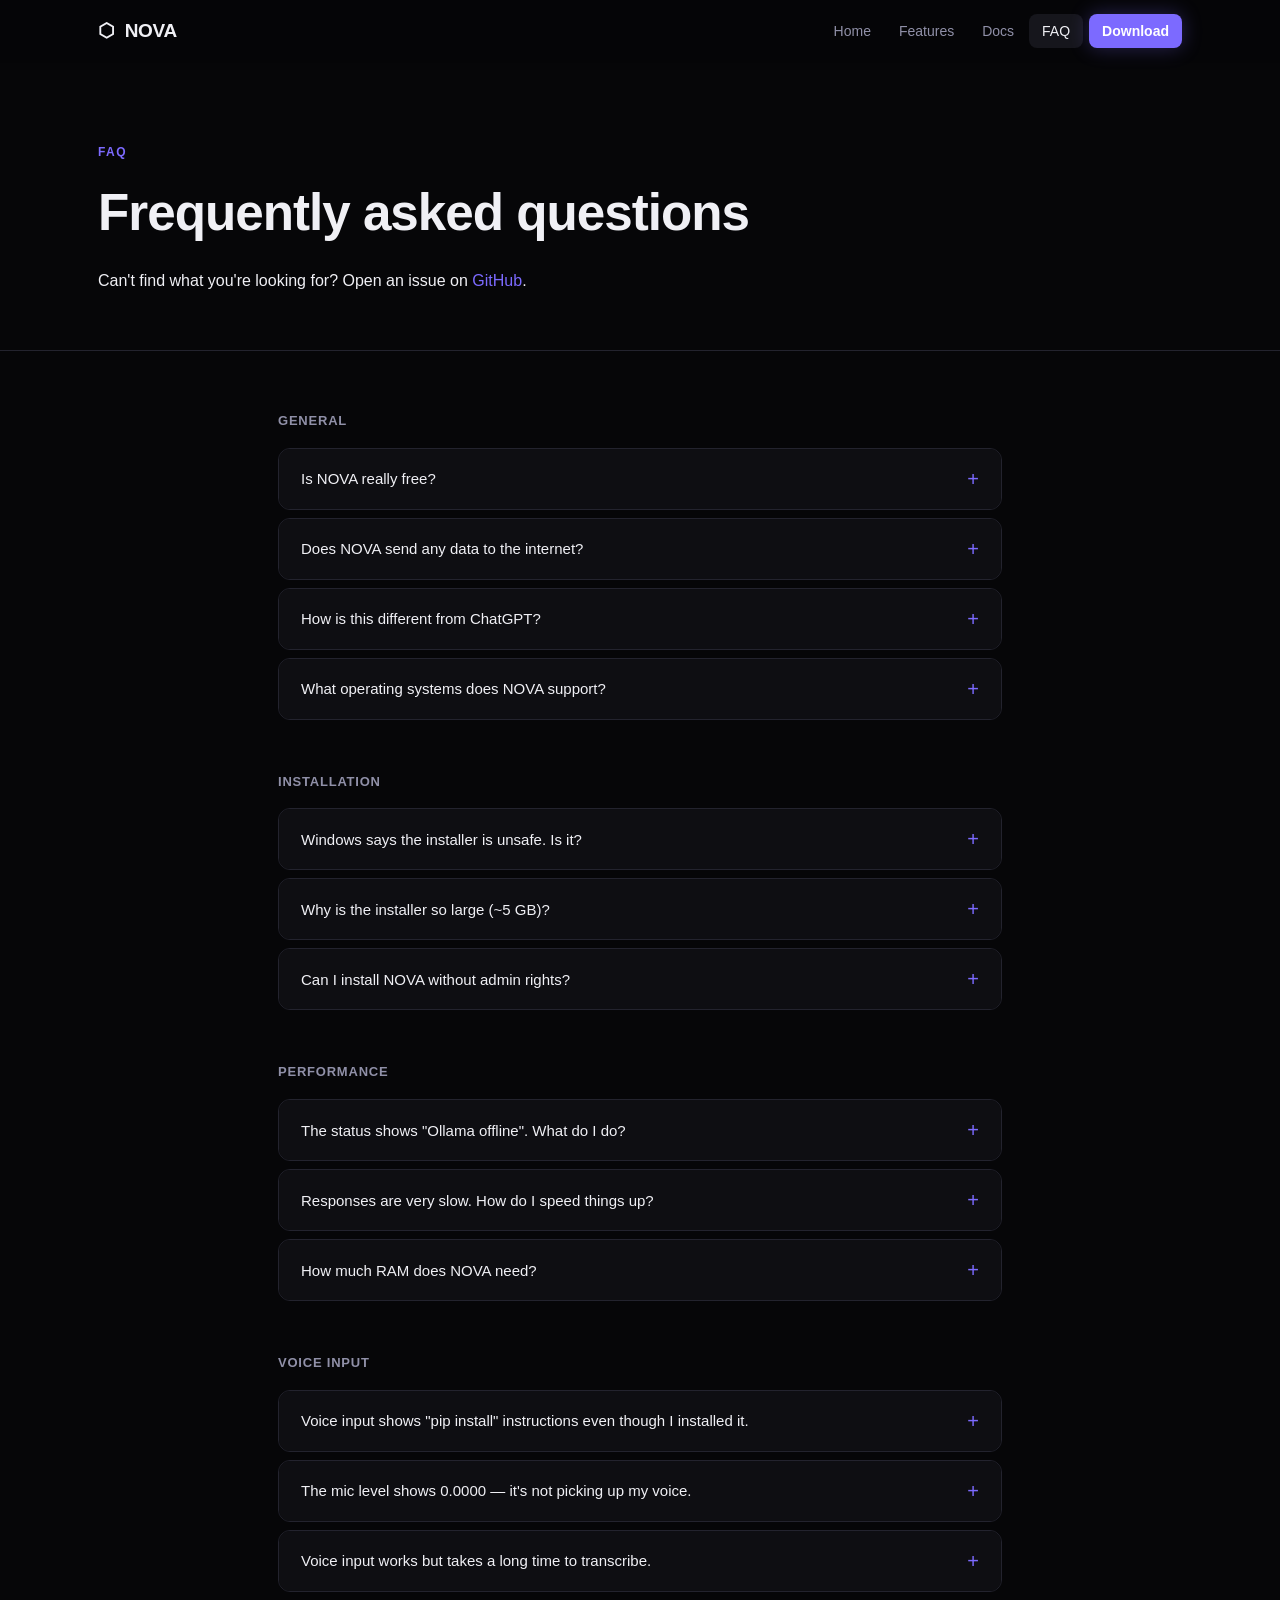
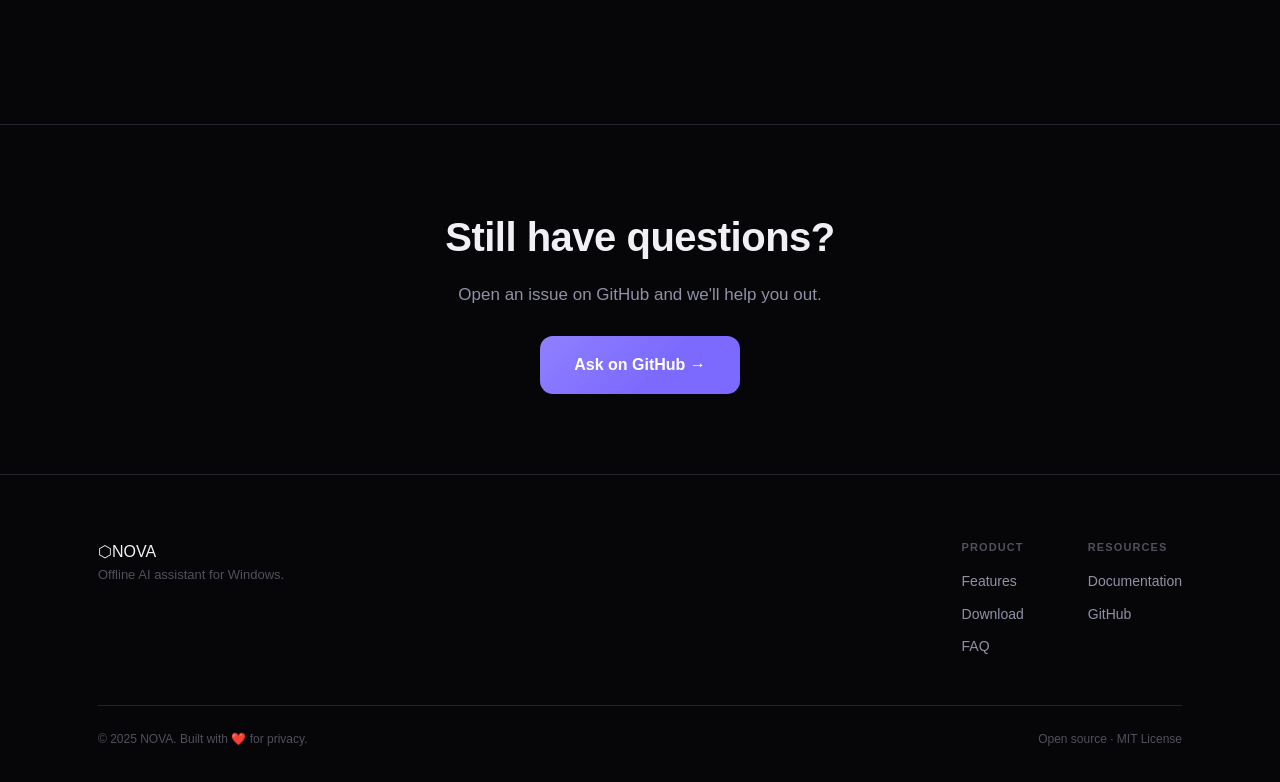
<file: faq.html>
<!DOCTYPE html>
<html lang="en">
<head>
  <meta charset="UTF-8"/>
  <meta name="viewport" content="width=device-width, initial-scale=1.0"/>
  <title>FAQ — NOVA AI Assistant</title>
  <link rel="stylesheet" href="style.css"/>
  <link rel="icon" href="assets/icon.ico"/>
</head>
<body>

  <nav class="nav">
    <div class="nav-inner">
      <a href="index.html" class="nav-logo"><span class="logo-hex">⬡</span><span>NOVA</span></a>
      <div class="nav-links">
        <a href="index.html">Home</a>
        <a href="features.html">Features</a>
        <a href="docs.html">Docs</a>
        <a href="faq.html" class="active">FAQ</a>
        <a href="index.html#download" class="nav-cta">Download</a>
      </div>
      <button class="nav-hamburger" id="hamburger">&#9776;</button>
    </div>
    <div class="nav-mobile" id="navMobile">
      <a href="index.html">Home</a>
      <a href="features.html">Features</a>
      <a href="docs.html">Docs</a>
      <a href="faq.html">FAQ</a>
      <a href="index.html#download">Download</a>
    </div>
  </nav>

  <section class="page-hero">
    <div class="container">
      <div class="section-label">FAQ</div>
      <h1>Frequently asked questions</h1>
      <p class="section-sub">Can't find what you're looking for? Open an issue on <a href="https://github.com/Cadet-Vikram/Nova-AI/issues">GitHub</a>.</p>
    </div>
  </section>

  <section class="faq-section">
    <div class="container faq-container">

      <div class="faq-group">
        <h2>General</h2>

        <div class="faq-item">
          <button class="faq-q">Is NOVA really free?</button>
          <div class="faq-a">
            <p>Yes — completely free, forever. NOVA is open source (MIT license). There are no subscriptions, no usage limits, and no hidden costs. The AI models it uses (Llama 3, Phi-3) are also free and open source.</p>
          </div>
        </div>

        <div class="faq-item">
          <button class="faq-q">Does NOVA send any data to the internet?</button>
          <div class="faq-a">
            <p>No. Once installed, NOVA runs entirely offline. Your conversations, documents, and voice recordings never leave your machine. The only internet usage is the initial download of the installer and AI model.</p>
          </div>
        </div>

        <div class="faq-item">
          <button class="faq-q">How is this different from ChatGPT?</button>
          <div class="faq-a">
            <p>ChatGPT runs on OpenAI's servers — your messages are sent to them and processed in the cloud. NOVA runs entirely on your computer. It's slower on modest hardware, but your data never leaves your machine and there's no subscription required.</p>
          </div>
        </div>

        <div class="faq-item">
          <button class="faq-q">What operating systems does NOVA support?</button>
          <div class="faq-a">
            <p>Currently Windows 10 and Windows 11 (64-bit only). macOS and Linux versions may come in the future.</p>
          </div>
        </div>
      </div>

      <div class="faq-group">
        <h2>Installation</h2>

        <div class="faq-item">
          <button class="faq-q">Windows says the installer is unsafe. Is it?</button>
          <div class="faq-a">
            <p>This is a Windows SmartScreen warning that appears for apps that aren't code-signed. NOVA is open source and safe — you can inspect the full source code on GitHub. Click "More info" then "Run anyway" to proceed.</p>
          </div>
        </div>

        <div class="faq-item">
          <button class="faq-q">Why is the installer so large (~5 GB)?</button>
          <div class="faq-a">
            <p>The installer bundles everything needed to run offline: the Electron app (~150 MB), Ollama runtime (~90 MB), and the Phi-3 AI model (~2.3 GB). This is intentional — after installation, no internet is needed at all.</p>
          </div>
        </div>

        <div class="faq-item">
          <button class="faq-q">Can I install NOVA without admin rights?</button>
          <div class="faq-a">
            <p>The installer asks for admin rights to install to Program Files. If you don't have admin rights, choose a different installation directory (like your Documents folder) during setup.</p>
          </div>
        </div>
      </div>

      <div class="faq-group">
        <h2>Performance</h2>

        <div class="faq-item">
          <button class="faq-q" id="ollama-offline">The status shows "Ollama offline". What do I do?</button>
          <div class="faq-a">
            <p>This usually means Ollama didn't start correctly. Try:</p>
            <ol>
              <li>Close and reopen NOVA</li>
              <li>Check Task Manager for <code>ollama.exe</code> — if it's there, wait 10 seconds and try again</li>
              <li>If it's not there, NOVA may have had trouble starting it. Open a terminal and run <code>ollama serve</code> manually, then reopen NOVA</li>
            </ol>
          </div>
        </div>

        <div class="faq-item">
          <button class="faq-q">Responses are very slow. How do I speed things up?</button>
          <div class="faq-a">
            <p>NOVA runs on CPU by default, which is slower than cloud AI. To improve speed:</p>
            <ul>
              <li>Switch to <strong>Phi-3</strong> in the model dropdown (faster than Llama 3)</li>
              <li>Lower the <strong>context window</strong> to 1024 in settings</li>
              <li>Lower <strong>max tokens</strong> to 512</li>
              <li>Close other memory-heavy applications</li>
              <li>If you have an NVIDIA GPU, set GPU layers to 20–35 in settings</li>
            </ul>
          </div>
        </div>

        <div class="faq-item">
          <button class="faq-q">How much RAM does NOVA need?</button>
          <div class="faq-a">
            <p>It depends on the model. Phi-3 Mini needs about 3–4 GB of RAM for the model itself. We recommend 8 GB total system RAM as a minimum, with 16 GB for a comfortable experience. Llama 3 (8B) requires about 6–8 GB for the model.</p>
          </div>
        </div>
      </div>

      <div class="faq-group">
        <h2>Voice input</h2>

        <div class="faq-item">
          <button class="faq-q">Voice input shows "pip install" instructions even though I installed it.</button>
          <div class="faq-a">
            <p>This usually means NOVA can't find your Python installation. Try:</p>
            <ol>
              <li>Open a terminal and run: <code>python -c "import faster_whisper; import sounddevice; print('OK')"</code></li>
              <li>If that prints OK but the app still shows the error, restart NOVA after installing</li>
              <li>Make sure Python is added to your system PATH during installation</li>
            </ol>
          </div>
        </div>

        <div class="faq-item">
          <button class="faq-q">The mic level shows 0.0000 — it's not picking up my voice.</button>
          <div class="faq-a">
            <p>This is a Windows microphone privacy issue. Go to <strong>Win + I → Privacy & Security → Microphone</strong> and make sure <strong>"Let desktop apps access your microphone"</strong> is turned ON. Also check that your microphone volume isn't set to 0 in Sound Settings.</p>
          </div>
        </div>

        <div class="faq-item">
          <button class="faq-q">Voice input works but takes a long time to transcribe.</button>
          <div class="faq-a">
            <p>Whisper transcription runs on CPU and takes 1–5 seconds per 4-second audio chunk depending on your hardware. This is normal. The transcription happens in the background — you'll see words appear in the input box as each chunk completes.</p>
          </div>
        </div>
      </div>

    </div>
  </section>

  <section class="cta-section">
    <div class="container">
      <h2>Still have questions?</h2>
      <p>Open an issue on GitHub and we'll help you out.</p>
      <a href="https://github.com/Cadet-Vikram/Nova-AI/issues" class="btn-primary large">Ask on GitHub →</a>
    </div>
  </section>

  <footer class="footer">
    <div class="container">
      <div class="footer-inner">
        <div class="footer-brand"><span class="logo-hex">⬡</span><span class="footer-name">NOVA</span><p>Offline AI assistant for Windows.</p></div>
        <div class="footer-links">
          <div><h5>Product</h5><a href="features.html">Features</a><a href="index.html#download">Download</a><a href="faq.html">FAQ</a></div>
          <div><h5>Resources</h5><a href="docs.html">Documentation</a><a href="https://github.com/Cadet-Vikram/Nova-AI">GitHub</a></div>
        </div>
      </div>
      <div class="footer-bottom"><span>© 2025 NOVA. Built with ❤️ for privacy.</span><span>Open source · MIT License</span></div>
    </div>
  </footer>

  <script>
    document.getElementById('hamburger').addEventListener('click', () => {
      document.getElementById('navMobile').classList.toggle('open');
    });
    document.querySelectorAll('.faq-q').forEach(btn => {
      btn.addEventListener('click', () => {
        const item = btn.parentElement;
        const isOpen = item.classList.contains('open');
        document.querySelectorAll('.faq-item').forEach(i => i.classList.remove('open'));
        if (!isOpen) item.classList.add('open');
      });
    });
  </script>
</body>
</html>
</file>
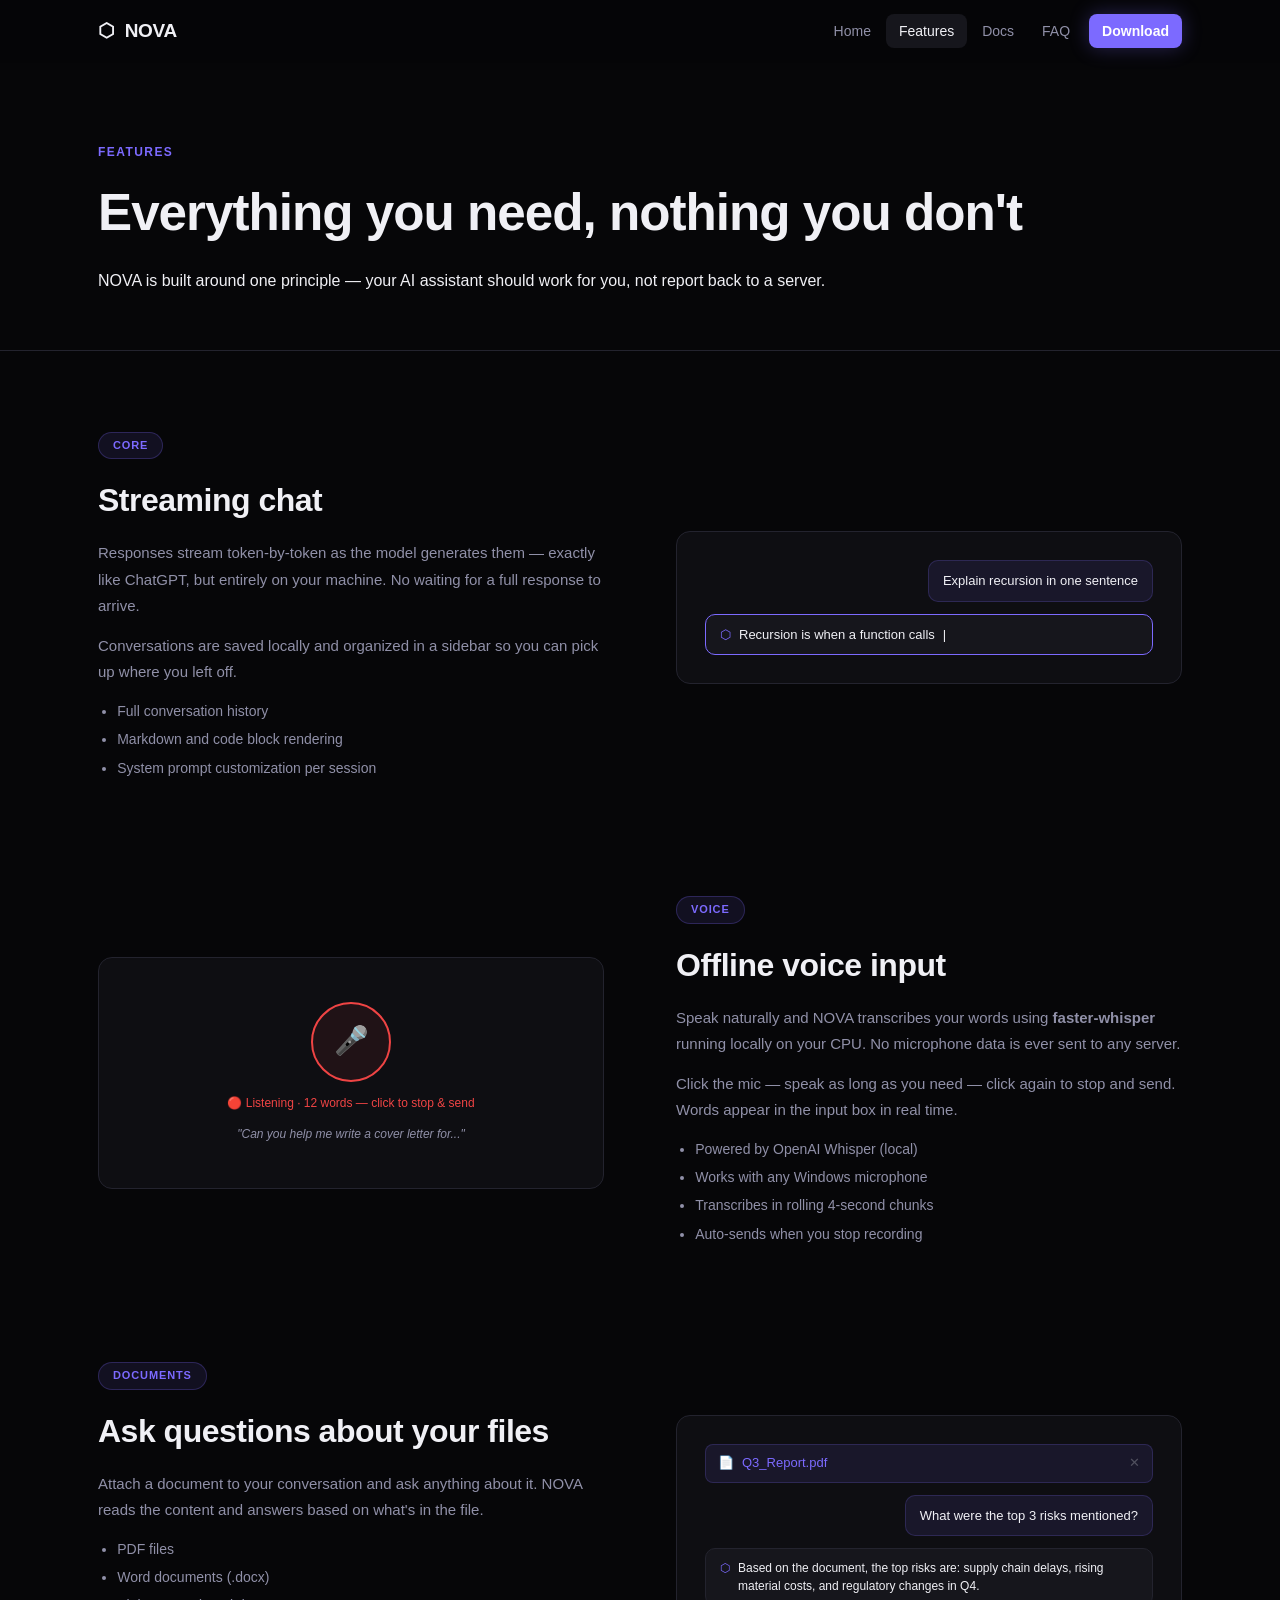
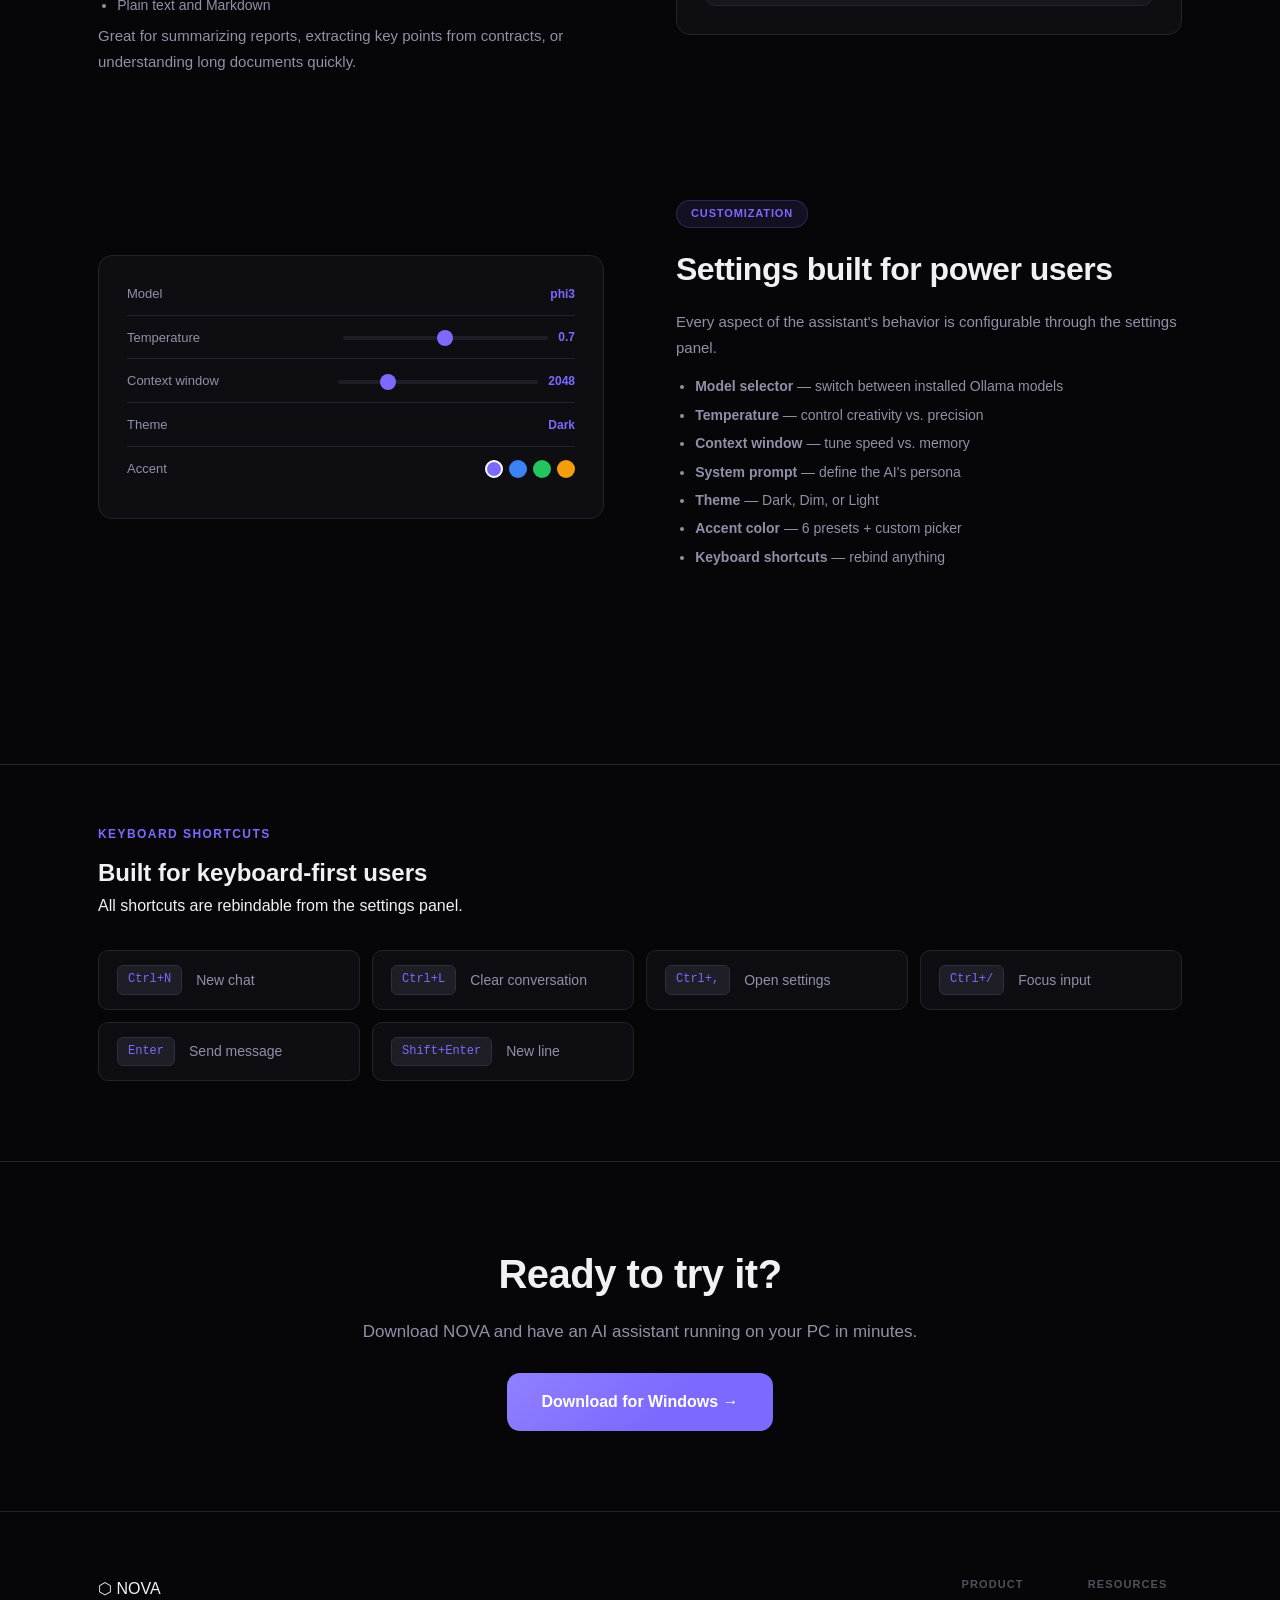
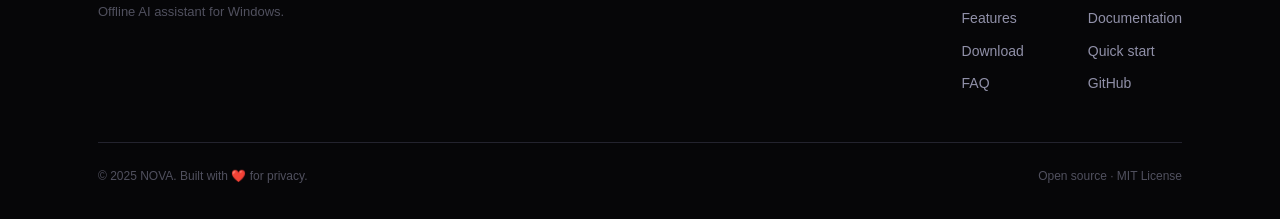
<file: features.html>
<!DOCTYPE html>
<html lang="en">
<head>
  <meta charset="UTF-8"/>
  <meta name="viewport" content="width=device-width, initial-scale=1.0"/>
  <title>Features — NOVA AI Assistant</title>
  <meta name="description" content="Explore all features of NOVA — offline chat, voice input, document reading, streaming responses and more."/>
  <link rel="stylesheet" href="style.css"/>
  <link rel="icon" href="assets/icon.ico"/>
</head>
<body>

  <nav class="nav">
    <div class="nav-inner">
      <a href="index.html" class="nav-logo"><span class="logo-hex">⬡</span><span>NOVA</span></a>
      <div class="nav-links">
        <a href="index.html">Home</a>
        <a href="features.html" class="active">Features</a>
        <a href="docs.html">Docs</a>
        <a href="faq.html">FAQ</a>
        <a href="index.html#download" class="nav-cta">Download</a>
      </div>
      <button class="nav-hamburger" id="hamburger">&#9776;</button>
    </div>
    <div class="nav-mobile" id="navMobile">
      <a href="index.html">Home</a>
      <a href="features.html">Features</a>
      <a href="docs.html">Docs</a>
      <a href="faq.html">FAQ</a>
      <a href="index.html#download">Download</a>
    </div>
  </nav>

  <section class="page-hero">
    <div class="container">
      <div class="section-label">Features</div>
      <h1>Everything you need, nothing you don't</h1>
      <p class="section-sub">NOVA is built around one principle — your AI assistant should work for you, not report back to a server.</p>
    </div>
  </section>

  <section class="features-detail">
    <div class="container">

      <div class="feature-row">
        <div class="feature-text">
          <div class="feature-tag">Core</div>
          <h2>Streaming chat</h2>
          <p>Responses stream token-by-token as the model generates them — exactly like ChatGPT, but entirely on your machine. No waiting for a full response to arrive.</p>
          <p>Conversations are saved locally and organized in a sidebar so you can pick up where you left off.</p>
          <ul>
            <li>Full conversation history</li>
            <li>Markdown and code block rendering</li>
            <li>System prompt customization per session</li>
          </ul>
        </div>
        <div class="feature-visual">
          <div class="chat-demo">
            <div class="demo-msg user">Explain recursion in one sentence</div>
            <div class="demo-msg ai streaming">
              <span class="ai-dot">⬡</span>
              Recursion is when a function calls <span class="cursor">|</span>
            </div>
          </div>
        </div>
      </div>

      <div class="feature-row reverse">
        <div class="feature-text">
          <div class="feature-tag">Voice</div>
          <h2>Offline voice input</h2>
          <p>Speak naturally and NOVA transcribes your words using <strong>faster-whisper</strong> running locally on your CPU. No microphone data is ever sent to any server.</p>
          <p>Click the mic — speak as long as you need — click again to stop and send. Words appear in the input box in real time.</p>
          <ul>
            <li>Powered by OpenAI Whisper (local)</li>
            <li>Works with any Windows microphone</li>
            <li>Transcribes in rolling 4-second chunks</li>
            <li>Auto-sends when you stop recording</li>
          </ul>
        </div>
        <div class="feature-visual">
          <div class="voice-demo">
            <div class="voice-circle listening">
              <span>🎤</span>
            </div>
            <div class="voice-text">🔴 Listening · 12 words — click to stop & send</div>
            <div class="voice-input-preview">"Can you help me write a cover letter for..."</div>
          </div>
        </div>
      </div>

      <div class="feature-row">
        <div class="feature-text">
          <div class="feature-tag">Documents</div>
          <h2>Ask questions about your files</h2>
          <p>Attach a document to your conversation and ask anything about it. NOVA reads the content and answers based on what's in the file.</p>
          <ul>
            <li>PDF files</li>
            <li>Word documents (.docx)</li>
            <li>Plain text and Markdown</li>
          </ul>
          <p>Great for summarizing reports, extracting key points from contracts, or understanding long documents quickly.</p>
        </div>
        <div class="feature-visual">
          <div class="doc-demo">
            <div class="doc-file">
              <span>📄</span>
              <span>Q3_Report.pdf</span>
              <span class="doc-remove">✕</span>
            </div>
            <div class="demo-msg user">What were the top 3 risks mentioned?</div>
            <div class="demo-msg ai small">
              <span class="ai-dot">⬡</span>
              Based on the document, the top risks are: supply chain delays, rising material costs, and regulatory changes in Q4.
            </div>
          </div>
        </div>
      </div>

      <div class="feature-row reverse">
        <div class="feature-text">
          <div class="feature-tag">Customization</div>
          <h2>Settings built for power users</h2>
          <p>Every aspect of the assistant's behavior is configurable through the settings panel.</p>
          <ul>
            <li><strong>Model selector</strong> — switch between installed Ollama models</li>
            <li><strong>Temperature</strong> — control creativity vs. precision</li>
            <li><strong>Context window</strong> — tune speed vs. memory</li>
            <li><strong>System prompt</strong> — define the AI's persona</li>
            <li><strong>Theme</strong> — Dark, Dim, or Light</li>
            <li><strong>Accent color</strong> — 6 presets + custom picker</li>
            <li><strong>Keyboard shortcuts</strong> — rebind anything</li>
          </ul>
        </div>
        <div class="feature-visual">
          <div class="settings-demo">
            <div class="setting-row">
              <span>Model</span>
              <span class="setting-val">phi3</span>
            </div>
            <div class="setting-row">
              <span>Temperature</span>
              <div class="mini-slider"><div class="mini-thumb" style="left:50%"></div></div>
              <span class="setting-val">0.7</span>
            </div>
            <div class="setting-row">
              <span>Context window</span>
              <div class="mini-slider"><div class="mini-thumb" style="left:25%"></div></div>
              <span class="setting-val">2048</span>
            </div>
            <div class="setting-row">
              <span>Theme</span>
              <span class="setting-val">Dark</span>
            </div>
            <div class="setting-row">
              <span>Accent</span>
              <div class="color-dots">
                <span style="background:#7c6aff" class="active"></span>
                <span style="background:#3b82f6"></span>
                <span style="background:#22c55e"></span>
                <span style="background:#f59e0b"></span>
              </div>
            </div>
          </div>
        </div>
      </div>

    </div>
  </section>

  <section class="shortcuts-section">
    <div class="container">
      <div class="section-label">Keyboard shortcuts</div>
      <h2>Built for keyboard-first users</h2>
      <p class="section-sub">All shortcuts are rebindable from the settings panel.</p>
      <div class="shortcuts-grid">
        <div class="shortcut-row"><kbd>Ctrl+N</kbd><span>New chat</span></div>
        <div class="shortcut-row"><kbd>Ctrl+L</kbd><span>Clear conversation</span></div>
        <div class="shortcut-row"><kbd>Ctrl+,</kbd><span>Open settings</span></div>
        <div class="shortcut-row"><kbd>Ctrl+/</kbd><span>Focus input</span></div>
        <div class="shortcut-row"><kbd>Enter</kbd><span>Send message</span></div>
        <div class="shortcut-row"><kbd>Shift+Enter</kbd><span>New line</span></div>
      </div>
    </div>
  </section>

  <section class="cta-section">
    <div class="container">
      <h2>Ready to try it?</h2>
      <p>Download NOVA and have an AI assistant running on your PC in minutes.</p>
      <a href="index.html#download" class="btn-primary large">Download for Windows →</a>
    </div>
  </section>

  <footer class="footer">
    <div class="container">
      <div class="footer-inner">
        <div class="footer-brand">
          <span class="logo-hex">⬡</span>
          <span class="footer-name">NOVA</span>
          <p>Offline AI assistant for Windows.</p>
        </div>
        <div class="footer-links">
          <div><h5>Product</h5><a href="features.html">Features</a><a href="index.html#download">Download</a><a href="faq.html">FAQ</a></div>
          <div><h5>Resources</h5><a href="docs.html">Documentation</a><a href="docs.html#quickstart">Quick start</a><a href="https://github.com/Cadet-Vikram/Nova-AI">GitHub</a></div>
        </div>
      </div>
      <div class="footer-bottom"><span>© 2025 NOVA. Built with ❤️ for privacy.</span><span>Open source · MIT License</span></div>
    </div>
  </footer>

  <script>
    document.getElementById('hamburger').addEventListener('click', () => {
      document.getElementById('navMobile').classList.toggle('open');
    });
  </script>
</body>
</html>
</file>
<file: style.css>
/* ── Reset & Root ─────────────────────────────────────────────────────────── */
*, *::before, *::after { box-sizing: border-box; margin: 0; padding: 0; }
:root {
  --bg:        #060608;
  --bg2:       #0e0e12;
  --bg3:       #16161c;
  --bg4:       #1e1e26;
  --border:    #23232e;
  --border2:   #2e2e3e;
  --text:      #f0f0f5;
  --text2:     #9090a8;
  --text3:     #50505e;
  --accent:    #7c6aff;
  --accent2:   #5e4fe0;
  --accent3:   #a78bfa;
  --accent-g:  rgba(124,106,255,0.1);
  --accent-g2: rgba(124,106,255,0.05);
  --green:     #22c55e;
  --red:       #ef4444;
  --radius:    14px;
  --font: -apple-system, BlinkMacSystemFont, 'Segoe UI', sans-serif;
}
html { scroll-behavior: smooth; }
body { font-family: var(--font); background: var(--bg); color: var(--text); font-size: 16px; line-height: 1.6; overflow-x: hidden; }
a { color: var(--accent); text-decoration: none; }
a:hover { text-decoration: underline; }
ul { padding-left: 1.2rem; }
li { margin-bottom: 4px; }
code { font-family: 'Cascadia Code','Fira Code',monospace; background: var(--bg4); padding: 2px 7px; border-radius: 5px; font-size: 0.88em; color: var(--accent3); }

/* ── Animated Background ─────────────────────────────────────────────────── */
.bg-grid {
  position: fixed; inset: 0; z-index: 0; pointer-events: none;
  background-image:
    linear-gradient(var(--border) 1px, transparent 1px),
    linear-gradient(90deg, var(--border) 1px, transparent 1px);
  background-size: 48px 48px;
  mask-image: radial-gradient(ellipse 80% 60% at 50% 0%, black 40%, transparent 100%);
  opacity: 0.35;
}
.bg-glow {
  position: fixed; inset: 0; z-index: 0; pointer-events: none;
  transition: background 0.3s ease;
}

/* ── NAV ─────────────────────────────────────────────────────────────────── */
.nav {
  position: sticky; top: 0; z-index: 100;
  background: rgba(6,6,8,0.85); backdrop-filter: blur(16px) saturate(1.4);
  border-bottom: 1px solid transparent;
  transition: border-color 0.3s, box-shadow 0.3s;
}
.nav.scrolled {
  border-bottom-color: var(--border);
  box-shadow: 0 4px 40px rgba(0,0,0,0.4);
}
.nav-inner {
  max-width: 1140px; margin: 0 auto; padding: 0 28px;
  height: 62px; display: flex; align-items: center; gap: 28px;
}
.nav-logo {
  display: flex; align-items: center; gap: 10px;
  font-size: 19px; font-weight: 800; color: var(--text); text-decoration: none;
  letter-spacing: -0.3px;
}
.hex-logo { width: 32px; height: 37px; }
.nav-links { display: flex; align-items: center; gap: 2px; margin-left: auto; }
.nav-links a {
  color: var(--text2); font-size: 14px; padding: 6px 13px;
  border-radius: 8px; transition: all 0.15s; text-decoration: none; font-weight: 500;
}
.nav-links a:hover, .nav-links a.active { color: var(--text); background: var(--bg3); }
.nav-github {
  display: flex; align-items: center; gap: 6px;
  border: 1px solid var(--border2) !important;
  margin-left: 4px;
}
.nav-cta {
  background: var(--accent) !important; color: #fff !important;
  font-weight: 600 !important; margin-left: 4px;
  box-shadow: 0 0 20px rgba(124,106,255,0.3);
}
.nav-cta:hover { background: var(--accent2) !important; box-shadow: 0 0 30px rgba(124,106,255,0.5) !important; }
.nav-hamburger {
  display: none; background: none; border: 1px solid var(--border2);
  color: var(--text); border-radius: 6px; padding: 6px 10px; cursor: pointer; font-size: 16px; margin-left: auto;
}
.nav-mobile {
  display: none; flex-direction: column; padding: 12px 24px 16px; gap: 4px;
  border-top: 1px solid var(--border); background: var(--bg2);
}
.nav-mobile.open { display: flex; }
.nav-mobile a { color: var(--text2); padding: 9px 12px; border-radius: 8px; font-size: 15px; text-decoration: none; }
.nav-mobile a:hover { background: var(--bg3); color: var(--text); }
@media (max-width: 768px) { .nav-links { display: none; } .nav-hamburger { display: block; } }

/* ── Reveal animations ───────────────────────────────────────────────────── */
.reveal {
  opacity: 0; transform: translateY(24px);
  transition: opacity 0.65s cubic-bezier(0.16,1,0.3,1), transform 0.65s cubic-bezier(0.16,1,0.3,1);
  transition-delay: var(--delay, 0ms);
}
.reveal-right {
  opacity: 0; transform: translateX(40px);
  transition: opacity 0.7s cubic-bezier(0.16,1,0.3,1), transform 0.7s cubic-bezier(0.16,1,0.3,1);
}
.reveal.visible, .reveal-right.visible { opacity: 1; transform: none; }

/* ── Buttons ─────────────────────────────────────────────────────────────── */
.btn-primary {
  display: inline-flex; align-items: center; gap: 9px;
  background: var(--accent); color: #fff;
  padding: 13px 26px; border-radius: 11px;
  font-size: 15px; font-weight: 600; text-decoration: none;
  transition: all 0.2s; border: none; cursor: pointer;
  position: relative; overflow: hidden;
}
.btn-primary::after {
  content: ''; position: absolute; inset: 0;
  background: linear-gradient(135deg, rgba(255,255,255,0.15) 0%, transparent 60%);
  pointer-events: none;
}
.btn-primary:hover { background: var(--accent2); transform: translateY(-1px); text-decoration: none; }
.btn-primary.large { padding: 16px 34px; font-size: 16px; border-radius: 13px; }
.glow-btn { box-shadow: 0 0 24px rgba(124,106,255,0.35), 0 4px 20px rgba(0,0,0,0.3); }
.glow-btn:hover { box-shadow: 0 0 40px rgba(124,106,255,0.55), 0 8px 30px rgba(0,0,0,0.4); }
.btn-ghost {
  display: inline-flex; align-items: center; gap: 6px;
  color: var(--text2); font-size: 15px; text-decoration: none;
  padding: 13px 6px; font-weight: 500; transition: color 0.2s;
}
.btn-ghost:hover { color: var(--text); text-decoration: none; }

/* ── Hero ────────────────────────────────────────────────────────────────── */
.hero {
  position: relative; z-index: 1;
  display: grid; grid-template-columns: 1fr 1fr;
  gap: 60px; align-items: center;
  max-width: 1140px; margin: 0 auto;
  padding: 90px 28px 80px;
}
@media (max-width: 900px) { .hero { grid-template-columns: 1fr; } .hero-visual { display: none; } }
.hero-badge {
  display: inline-flex; align-items: center; gap: 8px;
  background: var(--accent-g); border: 1px solid rgba(124,106,255,0.25);
  color: var(--accent3); padding: 7px 16px; border-radius: 20px;
  font-size: 13px; font-weight: 500; margin-bottom: 28px;
}
.badge-dot {
  width: 7px; height: 7px; border-radius: 50%; background: var(--green);
  box-shadow: 0 0 8px var(--green); animation: pulse-green 2s infinite;
}
@keyframes pulse-green { 0%,100%{opacity:1} 50%{opacity:0.5} }
.hero-title {
  font-size: clamp(36px, 5vw, 62px); font-weight: 800;
  line-height: 1.08; letter-spacing: -1.5px; margin-bottom: 20px;
}
.gradient-text {
  background: linear-gradient(135deg, var(--accent) 0%, var(--accent3) 50%, #c4b5fd 100%);
  -webkit-background-clip: text; -webkit-text-fill-color: transparent; background-clip: text;
}
.hero-sub { font-size: 17px; color: var(--text2); max-width: 500px; line-height: 1.75; margin-bottom: 36px; }
.hero-actions { display: flex; gap: 16px; align-items: center; flex-wrap: wrap; margin-bottom: 24px; }
.hero-pills { display: flex; gap: 8px; flex-wrap: wrap; }
.pill {
  background: var(--bg3); border: 1px solid var(--border2);
  color: var(--text3); padding: 5px 13px; border-radius: 20px; font-size: 12px; font-weight: 500;
}

/* ── App Window ──────────────────────────────────────────────────────────── */
.hero-visual { position: relative; }
.app-window {
  background: var(--bg2); border: 1px solid var(--border2);
  border-radius: 16px; overflow: hidden;
  box-shadow: 0 40px 80px rgba(0,0,0,0.6), 0 0 0 1px rgba(124,106,255,0.1);
}
.window-bar {
  display: flex; align-items: center; gap: 8px;
  padding: 12px 16px; background: var(--bg3);
  border-bottom: 1px solid var(--border);
}
.window-dots { display: flex; gap: 7px; }
.wd { width: 12px; height: 12px; border-radius: 50%; }
.wd.red { background: #ff5f57; }
.wd.yellow { background: #febc2e; }
.wd.green { background: #28c840; }
.window-title { font-size: 13px; color: var(--text3); margin-left: 8px; }
.window-status { display: flex; align-items: center; gap: 6px; margin-left: auto; font-size: 11px; color: var(--text3); }
.online-dot { width: 6px; height: 6px; border-radius: 50%; background: var(--green); box-shadow: 0 0 6px var(--green); }
.window-body { display: flex; height: 280px; }
.win-sidebar { width: 160px; border-right: 1px solid var(--border); padding: 14px 10px; display: flex; flex-direction: column; gap: 10px; flex-shrink: 0; }
.win-logo { font-size: 13px; font-weight: 700; color: var(--accent); }
.win-new-chat { background: var(--accent); color: #fff; border: none; border-radius: 7px; padding: 7px 10px; font-size: 11px; cursor: pointer; font-weight: 600; }
.win-history { display: flex; flex-direction: column; gap: 3px; flex: 1; }
.win-hist-item { padding: 6px 8px; border-radius: 6px; font-size: 11px; color: var(--text3); }
.win-hist-item.active { background: var(--accent-g); color: var(--accent); }
.win-main { flex: 1; display: flex; flex-direction: column; padding: 14px; gap: 10px; overflow: hidden; }
.win-messages { flex: 1; display: flex; flex-direction: column; gap: 10px; }
.win-msg { padding: 9px 13px; border-radius: 10px; font-size: 12px; line-height: 1.55; }
.win-msg.user { background: rgba(124,106,255,0.1); border: 1px solid rgba(124,106,255,0.2); align-self: flex-end; max-width: 80%; }
.win-msg.ai { background: var(--bg3); border: 1px solid var(--border); align-self: flex-start; display: flex; gap: 7px; width: 100%; min-height: 40px; }
.win-ai-icon { color: var(--accent); flex-shrink: 0; font-size: 14px; }
.win-msg-text { color: var(--text2); font-size: 12px; line-height: 1.6; }
.win-input-bar {
  display: flex; align-items: center; justify-content: space-between;
  background: var(--bg3); border: 1px solid var(--border); border-radius: 8px;
  padding: 8px 12px; font-size: 11px;
}
.win-input-placeholder { color: var(--text3); }
.win-input-actions { display: flex; gap: 8px; }
.win-mic { font-size: 13px; }
.win-send { color: var(--accent); font-weight: 700; font-size: 14px; }

/* ── Floating badges ─────────────────────────────────────────────────────── */
.float-badge {
  position: absolute;
  background: var(--bg3); border: 1px solid var(--border2);
  border-radius: 8px; padding: 7px 14px; font-size: 12px; font-weight: 600;
  color: var(--text2); white-space: nowrap;
  box-shadow: 0 8px 24px rgba(0,0,0,0.3);
}
.badge-1 { top: -16px; right: 30px; animation: floatY 3s ease-in-out infinite; }
.badge-2 { bottom: 40px; left: -20px; animation: floatY 3s ease-in-out 1s infinite; }
.badge-3 { bottom: -16px; right: 60px; animation: floatY 3s ease-in-out 0.5s infinite; }
@keyframes floatY { 0%,100%{transform:translateY(0)} 50%{transform:translateY(-6px)} }

/* ── Trust bar ───────────────────────────────────────────────────────────── */
.trust-bar {
  display: flex; align-items: center; justify-content: center; gap: 16px;
  flex-wrap: wrap; padding: 24px 28px;
  border-top: 1px solid var(--border); border-bottom: 1px solid var(--border);
  background: var(--bg2); position: relative; z-index: 1;
}
.trust-label { font-size: 12px; color: var(--text3); text-transform: uppercase; letter-spacing: 0.08em; }
.trust-item { font-size: 14px; color: var(--text2); font-weight: 500; }
.trust-sep { color: var(--border2); }

/* ── Container ───────────────────────────────────────────────────────────── */
.container { max-width: 1140px; margin: 0 auto; padding: 0 28px; }

/* ── Section headers ─────────────────────────────────────────────────────── */
.section-label { font-size: 12px; font-weight: 700; text-transform: uppercase; letter-spacing: 0.12em; color: var(--accent); margin-bottom: 10px; }
.section-header { margin-bottom: 48px; }
.section-header h2 { font-size: clamp(26px, 3.5vw, 40px); font-weight: 800; letter-spacing: -0.5px; }

/* ── Features grid ───────────────────────────────────────────────────────── */
.features-section { padding: 100px 0; position: relative; z-index: 1; }
.features-grid { display: grid; grid-template-columns: repeat(auto-fit, minmax(300px, 1fr)); gap: 20px; }
.feat-card {
  background: var(--bg2); border: 1px solid var(--border);
  border-radius: var(--radius); padding: 32px;
  transition: border-color 0.2s, transform 0.2s, box-shadow 0.2s;
  cursor: default;
}
.feat-card:hover {
  border-color: var(--accent);
  transform: translateY(-4px);
  box-shadow: 0 20px 40px rgba(0,0,0,0.3), 0 0 0 1px rgba(124,106,255,0.15);
}
.feat-icon-wrap {
  width: 48px; height: 48px; border-radius: 12px;
  background: var(--accent-g); border: 1px solid rgba(124,106,255,0.2);
  display: flex; align-items: center; justify-content: center;
  margin-bottom: 18px;
}
.feat-icon { font-size: 22px; }
.feat-card h3 { font-size: 17px; font-weight: 700; margin-bottom: 8px; }
.feat-card p { color: var(--text2); font-size: 14px; line-height: 1.65; }

/* ── Comparison ──────────────────────────────────────────────────────────── */
.compare-section { padding: 100px 0; border-top: 1px solid var(--border); position: relative; z-index: 1; }
.compare-table { background: var(--bg2); border: 1px solid var(--border); border-radius: 16px; overflow: hidden; max-width: 700px; }
.compare-header { display: grid; grid-template-columns: 1fr 120px 120px; background: var(--bg3); border-bottom: 1px solid var(--border); }
.compare-header > div { padding: 14px 20px; font-size: 13px; font-weight: 700; text-align: center; }
.compare-col.nova { color: var(--accent); }
.compare-col.other { color: var(--text3); }
.compare-row { display: grid; grid-template-columns: 1fr 120px 120px; border-bottom: 1px solid var(--border); }
.compare-row:last-child { border-bottom: none; }
.compare-row:hover { background: var(--bg3); }
.compare-feature { padding: 14px 20px; font-size: 14px; color: var(--text2); display: flex; align-items: center; }
.compare-val { padding: 14px 20px; display: flex; align-items: center; justify-content: center; font-size: 14px; font-weight: 600; }
.compare-val.yes { color: var(--green); }
.compare-val.no { color: var(--text3); }
.compare-val.meh { color: #f59e0b; font-size: 12px; }

/* ── How it works ────────────────────────────────────────────────────────── */
.how-section { padding: 100px 0; border-top: 1px solid var(--border); position: relative; z-index: 1; }
.steps-row { display: flex; align-items: center; gap: 0; margin-top: 48px; }
.step-card {
  flex: 1; background: var(--bg2); border: 1px solid var(--border);
  border-radius: 16px; padding: 32px 28px; text-align: center;
  transition: border-color 0.2s, transform 0.2s;
}
.step-card:hover { border-color: var(--accent); transform: translateY(-3px); }
.step-num { font-size: 11px; font-weight: 700; color: var(--accent); letter-spacing: 0.1em; margin-bottom: 12px; }
.step-icon { font-size: 32px; margin-bottom: 12px; }
.step-card h3 { font-size: 17px; font-weight: 700; margin-bottom: 8px; }
.step-card p { color: var(--text2); font-size: 14px; line-height: 1.6; }
.step-connector {
  width: 48px; flex-shrink: 0; height: 2px;
  background: linear-gradient(90deg, var(--border2), var(--accent), var(--border2));
  opacity: 0.5;
}
@media (max-width: 700px) { .steps-row { flex-direction: column; gap: 16px; } .step-connector { width: 2px; height: 28px; background: linear-gradient(180deg, var(--border2), var(--accent)); } }

/* ── Download ────────────────────────────────────────────────────────────── */
.download-section { padding: 100px 0; border-top: 1px solid var(--border); position: relative; z-index: 1; }
.download-card {
  background: var(--bg2); border: 1px solid var(--border2);
  border-radius: 20px; padding: 56px 52px;
  display: grid; grid-template-columns: 1fr 1fr; gap: 52px;
  position: relative; overflow: hidden;
}
.download-glow {
  position: absolute; top: -40%; left: -10%; width: 60%; height: 180%;
  background: radial-gradient(ellipse, rgba(124,106,255,0.08) 0%, transparent 70%);
  pointer-events: none;
}
@media (max-width: 800px) { .download-card { grid-template-columns: 1fr; padding: 32px 24px; } }
.download-left h2 { font-size: clamp(24px, 3vw, 36px); font-weight: 800; letter-spacing: -0.5px; margin-bottom: 12px; }
.download-left p { color: var(--text2); margin-bottom: 24px; font-size: 16px; }
.dl-checklist { list-style: none; padding: 0; margin-bottom: 32px; }
.dl-checklist li { display: flex; align-items: center; gap: 10px; color: var(--text2); font-size: 14px; padding: 6px 0; border-bottom: 1px solid var(--border); }
.dl-checklist li:last-child { border-bottom: none; }
.check { color: var(--green); font-weight: 700; }
.dl-meta { margin-top: 12px; font-size: 12px; color: var(--text3); }
.dl-alt { display: flex; align-items: center; gap: 10px; margin-top: 20px; font-size: 13px; color: var(--text3); }
.gh-link {
  display: inline-flex; align-items: center; gap: 6px;
  background: var(--bg3); border: 1px solid var(--border2);
  color: var(--text2); padding: 6px 14px; border-radius: 8px;
  font-size: 13px; font-weight: 500; text-decoration: none; transition: all 0.15s;
}
.gh-link:hover { border-color: var(--accent); color: var(--text); text-decoration: none; }
.footer-gh { margin-top: 12px; }
.sys-req { background: var(--bg3); border: 1px solid var(--border); border-radius: 14px; padding: 28px; }
.sys-req h4 { font-size: 14px; font-weight: 600; color: var(--text2); margin-bottom: 18px; text-transform: uppercase; letter-spacing: 0.06em; }
.req-row { display: flex; gap: 12px; padding: 10px 0; border-bottom: 1px solid var(--border); font-size: 13px; }
.req-row:last-child { border-bottom: none; }
.req-label { color: var(--text3); width: 72px; flex-shrink: 0; }
.req-row span:last-child { color: var(--text2); }

/* ── Footer ──────────────────────────────────────────────────────────────── */
.footer { border-top: 1px solid var(--border); padding: 64px 0 32px; position: relative; z-index: 1; }
.footer-inner { display: flex; gap: 64px; flex-wrap: wrap; margin-bottom: 48px; }
.footer-brand { flex: 1; min-width: 220px; }
.footer-logo { font-size: 20px; font-weight: 800; color: var(--text); margin-bottom: 10px; }
.footer-logo span { color: var(--text); }
.footer-brand p { color: var(--text3); font-size: 13px; line-height: 1.7; }
.footer-links { display: flex; gap: 64px; flex-wrap: wrap; }
.footer-links div { display: flex; flex-direction: column; gap: 10px; }
.footer-links h5 { font-size: 11px; font-weight: 700; text-transform: uppercase; letter-spacing: 0.1em; color: var(--text3); margin-bottom: 4px; }
.footer-links a { color: var(--text2); font-size: 14px; text-decoration: none; transition: color 0.15s; }
.footer-links a:hover { color: var(--text); }
.footer-bottom { border-top: 1px solid var(--border); padding-top: 24px; display: flex; justify-content: space-between; flex-wrap: wrap; gap: 8px; font-size: 12px; color: var(--text3); }
.footer-bottom a { color: var(--text3); }
.footer-bottom a:hover { color: var(--accent); }

/* ── Page hero (inner pages) ─────────────────────────────────────────────── */
.page-hero { padding: 80px 0 56px; border-bottom: 1px solid var(--border); position: relative; z-index: 1; }
.page-hero h1 { font-size: clamp(28px, 4vw, 52px); font-weight: 800; letter-spacing: -1px; margin-bottom: 14px; }
.page-sub { color: var(--text2); font-size: 17px; max-width: 580px; line-height: 1.7; }

/* ── Features detail (features.html) ────────────────────────────────────── */
.features-detail { padding: 80px 0; position: relative; z-index: 1; }
.feature-row { display: grid; grid-template-columns: 1fr 1fr; gap: 72px; align-items: center; margin-bottom: 110px; }
.feature-row.reverse { direction: rtl; }
.feature-row.reverse > * { direction: ltr; }
@media (max-width: 768px) { .feature-row, .feature-row.reverse { grid-template-columns: 1fr; direction: ltr; gap: 32px; } }
.feature-tag { display: inline-block; background: var(--accent-g); border: 1px solid rgba(124,106,255,0.25); color: var(--accent); padding: 4px 14px; border-radius: 20px; font-size: 11px; font-weight: 700; text-transform: uppercase; letter-spacing: 0.08em; margin-bottom: 16px; }
.feature-text h2 { font-size: clamp(22px, 3vw, 32px); font-weight: 800; letter-spacing: -0.5px; margin-bottom: 14px; }
.feature-text p { color: var(--text2); margin-bottom: 14px; line-height: 1.75; font-size: 15px; }
.feature-text ul { color: var(--text2); font-size: 14px; }
.feature-text li { margin-bottom: 6px; }
.feature-visual { background: var(--bg2); border: 1px solid var(--border); border-radius: var(--radius); padding: 28px; }

/* ── Chat/Voice/Doc/Settings demos ──────────────────────────────────────── */
.chat-demo, .voice-demo, .doc-demo, .settings-demo { display: flex; flex-direction: column; gap: 12px; }
.demo-msg { padding: 10px 14px; border-radius: 10px; font-size: 13px; line-height: 1.5; }
.demo-msg.user { background: rgba(124,106,255,0.1); border: 1px solid rgba(124,106,255,0.2); align-self: flex-end; max-width: 80%; }
.demo-msg.ai { background: var(--bg3); border: 1px solid var(--border); display: flex; gap: 8px; }
.demo-msg.small { font-size: 12px; }
.ai-dot { color: var(--accent); flex-shrink: 0; }
.cursor { animation: blink 1s infinite; }
@keyframes blink { 0%,100%{opacity:1}50%{opacity:0} }
.streaming { border-color: var(--accent) !important; }
.voice-demo { align-items: center; padding: 16px; }
.voice-circle { width: 80px; height: 80px; border-radius: 50%; background: var(--bg3); border: 2px solid var(--border); display: flex; align-items: center; justify-content: center; font-size: 28px; }
.voice-circle.listening { border-color: var(--red); background: rgba(239,68,68,0.08); animation: vpulse 1.5s infinite; }
@keyframes vpulse { 0%,100%{box-shadow:0 0 0 0 rgba(239,68,68,0.3)}50%{box-shadow:0 0 0 14px rgba(239,68,68,0)} }
.voice-text { font-size: 12px; color: var(--red); }
.voice-input-preview { font-size: 12px; color: var(--text2); font-style: italic; }
.doc-file { display: flex; align-items: center; gap: 8px; background: var(--accent-g); border: 1px solid rgba(124,106,255,0.2); border-radius: 8px; padding: 8px 12px; font-size: 13px; color: var(--accent); }
.doc-remove { margin-left: auto; color: var(--text3); }
.setting-row { display: flex; align-items: center; gap: 10px; font-size: 13px; color: var(--text2); border-bottom: 1px solid var(--border); padding-bottom: 10px; }
.setting-row:last-child { border-bottom: none; }
.setting-row > span:first-child { flex: 1; }
.setting-val { font-size: 12px; color: var(--accent); font-weight: 600; white-space: nowrap; }
.mini-slider { flex: 1; height: 4px; background: var(--bg4); border-radius: 2px; position: relative; }
.mini-thumb { position: absolute; top: -6px; width: 16px; height: 16px; background: var(--accent); border-radius: 50%; transform: translateX(-50%); }
.color-dots { display: flex; gap: 6px; }
.color-dots span { width: 18px; height: 18px; border-radius: 50%; border: 2px solid transparent; }
.color-dots span.active { border-color: #fff; }

/* ── Shortcuts (features page) ───────────────────────────────────────────── */
.shortcuts-section { padding: 60px 0 80px; border-top: 1px solid var(--border); position: relative; z-index: 1; }
.shortcuts-grid { display: grid; grid-template-columns: repeat(auto-fit, minmax(240px, 1fr)); gap: 12px; margin-top: 32px; }
.shortcut-row { display: flex; align-items: center; gap: 14px; background: var(--bg2); border: 1px solid var(--border); border-radius: 10px; padding: 14px 18px; transition: border-color 0.15s; }
.shortcut-row:hover { border-color: var(--accent); }
kbd { background: var(--bg4); border: 1px solid var(--border2); border-radius: 6px; padding: 4px 10px; font-size: 12px; font-family: monospace; color: var(--accent); white-space: nowrap; }
.shortcut-row span { color: var(--text2); font-size: 14px; }

/* ── CTA section ─────────────────────────────────────────────────────────── */
.cta-section { padding: 80px 0; text-align: center; border-top: 1px solid var(--border); position: relative; z-index: 1; }
.cta-section h2 { font-size: clamp(24px, 3.5vw, 40px); font-weight: 800; letter-spacing: -0.5px; margin-bottom: 12px; }
.cta-section p { color: var(--text2); margin-bottom: 28px; font-size: 17px; }

/* ── Docs layout ─────────────────────────────────────────────────────────── */
.docs-layout { display: grid; grid-template-columns: 240px 1fr; min-height: calc(100vh - 62px); max-width: 1140px; margin: 0 auto; padding: 0 28px; gap: 52px; position: relative; z-index: 1; }
@media (max-width: 768px) { .docs-layout { grid-template-columns: 1fr; } .docs-sidebar { display: none; } }
.docs-sidebar { padding: 44px 0; }
.docs-nav { position: sticky; top: 80px; }
.docs-nav-group { margin-bottom: 28px; }
.docs-nav-label { font-size: 10px; font-weight: 700; text-transform: uppercase; letter-spacing: 0.1em; color: var(--text3); margin-bottom: 8px; padding: 0 12px; }
.docs-nav-link { display: block; padding: 7px 12px; border-radius: 7px; font-size: 14px; color: var(--text2); text-decoration: none; transition: all 0.15s; }
.docs-nav-link:hover { color: var(--text); background: var(--bg3); }
.docs-nav-link.active { color: var(--accent); background: var(--accent-g); }
.docs-main { padding: 44px 0 80px; max-width: 720px; }
.docs-main h1 { font-size: clamp(28px, 4vw, 44px); font-weight: 800; letter-spacing: -1px; margin-bottom: 8px; }
.docs-lead { font-size: 17px; color: var(--text2); margin-bottom: 32px; }
.docs-main h2 { font-size: 24px; font-weight: 800; margin-top: 52px; margin-bottom: 12px; letter-spacing: -0.3px; }
.docs-main h3 { font-size: 17px; font-weight: 700; margin-top: 28px; margin-bottom: 8px; }
.docs-main p { color: var(--text2); margin-bottom: 16px; line-height: 1.8; }
.docs-main ul, .docs-main ol { color: var(--text2); margin-bottom: 16px; }
.docs-main li { margin-bottom: 6px; line-height: 1.75; }
.docs-divider { border: none; border-top: 1px solid var(--border); margin: 44px 0; }
.code-block { background: var(--bg3); border: 1px solid var(--border); border-radius: 10px; padding: 16px 20px; font-family: monospace; font-size: 14px; color: var(--accent3); margin: 16px 0; }
.callout { border-radius: 10px; padding: 16px 20px; margin: 20px 0; font-size: 14px; line-height: 1.7; }
.callout-info { background: var(--accent-g2); border: 1px solid rgba(124,106,255,0.2); color: var(--text2); }
.callout-warning { background: rgba(245,158,11,0.06); border: 1px solid rgba(245,158,11,0.2); color: var(--text2); }
.docs-table { width: 100%; border-collapse: collapse; font-size: 14px; margin: 16px 0 24px; }
.docs-table th { text-align: left; padding: 10px 14px; background: var(--bg3); color: var(--text2); font-weight: 600; border-bottom: 1px solid var(--border); }
.docs-table td { padding: 10px 14px; border-bottom: 1px solid var(--border); color: var(--text2); }
.steps-doc { display: flex; flex-direction: column; gap: 24px; margin: 24px 0; }
.step-doc { display: flex; gap: 20px; }
.step-doc-num { width: 32px; height: 32px; border-radius: 50%; background: var(--accent); color: #fff; display: flex; align-items: center; justify-content: center; font-weight: 700; font-size: 14px; flex-shrink: 0; margin-top: 2px; }
.step-doc-body h3 { margin-bottom: 6px; font-size: 16px; }
.step-doc-body p { font-size: 14px; }

/* ── FAQ ─────────────────────────────────────────────────────────────────── */
.faq-section { padding: 60px 0 80px; position: relative; z-index: 1; }
.faq-container { max-width: 780px; }
.faq-group { margin-bottom: 52px; }
.faq-group h2 { font-size: 18px; font-weight: 700; margin-bottom: 16px; color: var(--text2); text-transform: uppercase; letter-spacing: 0.06em; font-size: 13px; }
.faq-item { border: 1px solid var(--border); border-radius: 12px; margin-bottom: 8px; overflow: hidden; transition: border-color 0.15s; }
.faq-item:hover { border-color: var(--border2); }
.faq-item.open { border-color: rgba(124,106,255,0.3); }
.faq-q { width: 100%; background: var(--bg2); border: none; color: var(--text); font-size: 15px; font-weight: 500; padding: 20px 22px; text-align: left; cursor: pointer; display: flex; justify-content: space-between; align-items: center; gap: 16px; transition: background 0.15s; }
.faq-q::after { content: '+'; color: var(--accent); font-size: 20px; flex-shrink: 0; line-height: 1; }
.faq-item.open .faq-q::after { content: '−'; }
.faq-q:hover { background: var(--bg3); }
.faq-a { display: none; padding: 0 22px 18px; background: var(--bg2); }
.faq-item.open .faq-a { display: block; }
.faq-a p { color: var(--text2); font-size: 14px; line-height: 1.75; margin-bottom: 10px; }
.faq-a ul, .faq-a ol { color: var(--text2); font-size: 14px; padding-left: 1.4rem; }
.faq-a li { margin-bottom: 5px; }
</file>
